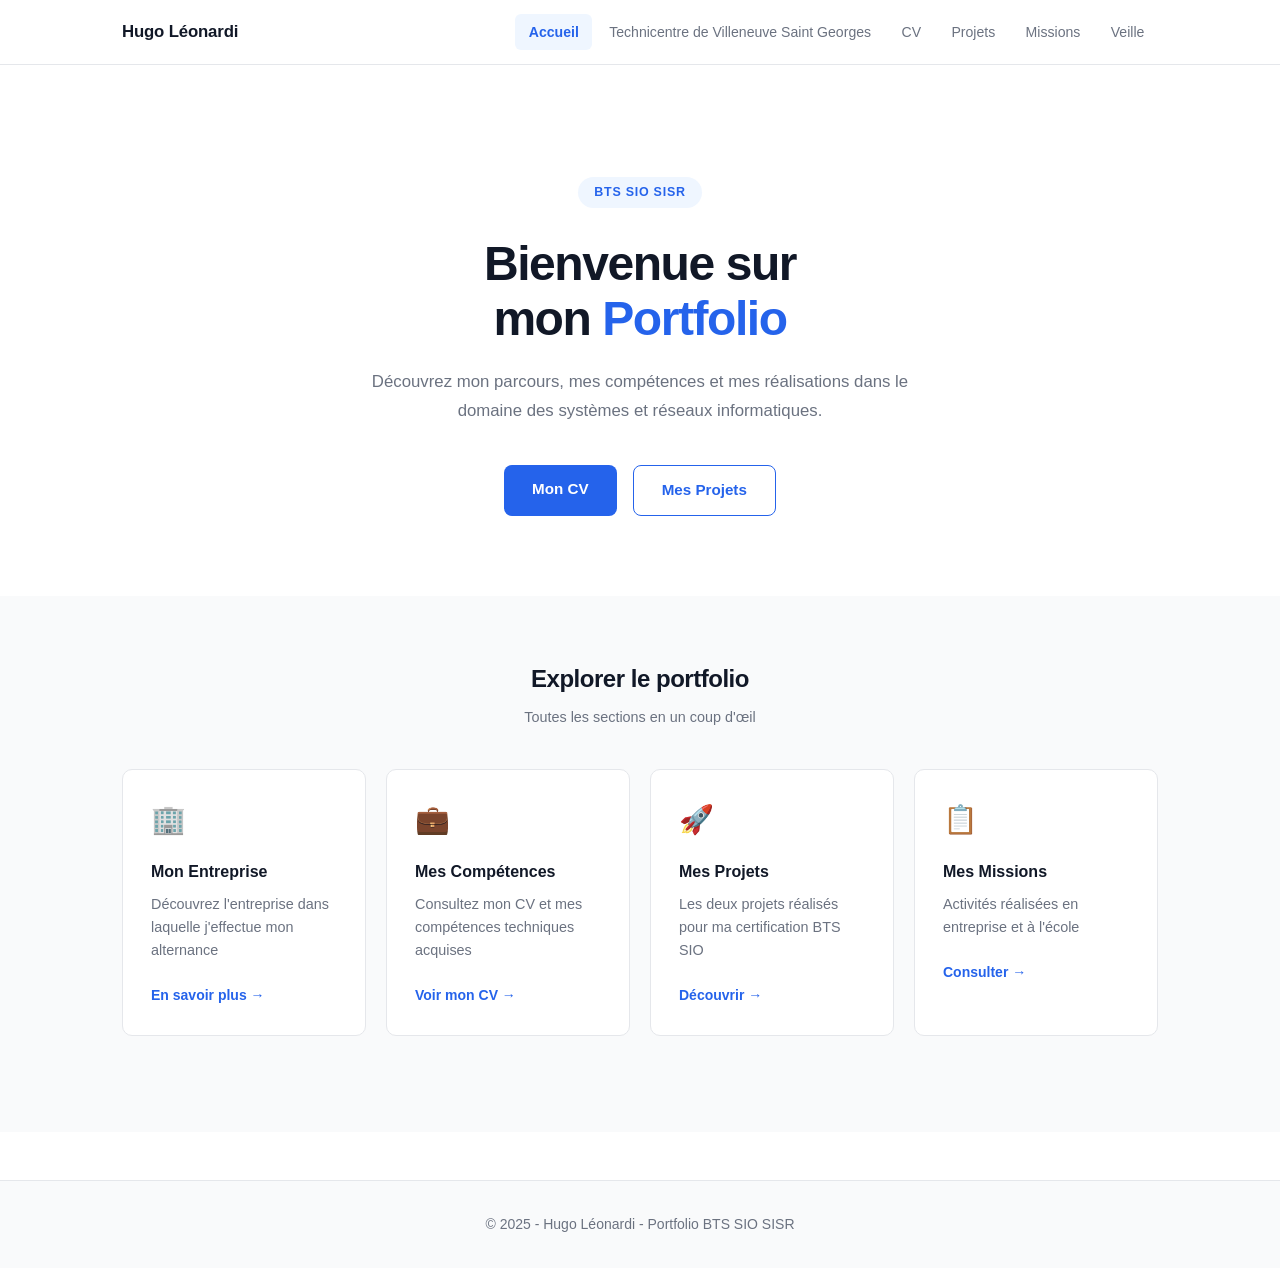
<file: index.html>
<!DOCTYPE html>
<html lang="fr">
<head>
    <meta charset="UTF-8">
    <meta name="viewport" content="width=device-width, initial-scale=1.0">
    <title>Portfolio - BTS SIO SISR</title>
    <link rel="stylesheet" href="style.css">
</head>
<body>
    <nav class="navbar">
        <div class="container">
            <div class="logo">Hugo Léonardi</div>
            <ul class="nav-menu">
                <li><a href="index.html" class="active">Accueil</a></li>
                <li><a href="entreprise.html">Technicentre de Villeneuve Saint Georges</a></li>
                <li><a href="cv.html">CV</a></li>
                <li><a href="projets.html">Projets</a></li>
                <li><a href="missions.html">Missions</a></li>
                <li><a href="veille.html">Veille</a></li>
            </ul>
        </div>
    </nav>

    <header class="hero">
        <div class="container">
            <div class="hero-content">
                <div class="hero-badge">BTS SIO SISR</div>
                <h1>Bienvenue sur<br>mon <span>Portfolio</span></h1>
                <p class="description">
                    Découvrez mon parcours, mes compétences et mes réalisations
                    dans le domaine des systèmes et réseaux informatiques.
                </p>
                <div class="cta-buttons">
                    <a href="cv.html" class="btn btn-primary">Mon CV</a>
                    <a href="projets.html" class="btn btn-secondary">Mes Projets</a>
                </div>
            </div>
        </div>
    </header>

    <section class="features">
        <div class="container">
            <h2 class="section-title">Explorer le portfolio</h2>
            <p class="section-subtitle">Toutes les sections en un coup d'œil</p>
            <div class="feature-grid">
                <div class="feature-card">
                    <div class="icon">🏢</div>
                    <h3>Mon Entreprise</h3>
                    <p>Découvrez l'entreprise dans laquelle j'effectue mon alternance</p>
                    <a href="entreprise.html" class="link">En savoir plus →</a>
                </div>
                <div class="feature-card">
                    <div class="icon">💼</div>
                    <h3>Mes Compétences</h3>
                    <p>Consultez mon CV et mes compétences techniques acquises</p>
                    <a href="cv.html" class="link">Voir mon CV →</a>
                </div>
                <div class="feature-card">
                    <div class="icon">🚀</div>
                    <h3>Mes Projets</h3>
                    <p>Les deux projets réalisés pour ma certification BTS SIO</p>
                    <a href="projets.html" class="link">Découvrir →</a>
                </div>
                <div class="feature-card">
                    <div class="icon">📋</div>
                    <h3>Mes Missions</h3>
                    <p>Activités réalisées en entreprise et à l'école</p>
                    <a href="missions.html" class="link">Consulter →</a>
                </div>
            </div>
        </div>
    </section>

    <footer class="footer">
        <div class="container">
            <p>&copy; 2025 - Hugo Léonardi - Portfolio BTS SIO SISR</p>
        </div>
    </footer>
</body>
</html>
</file>
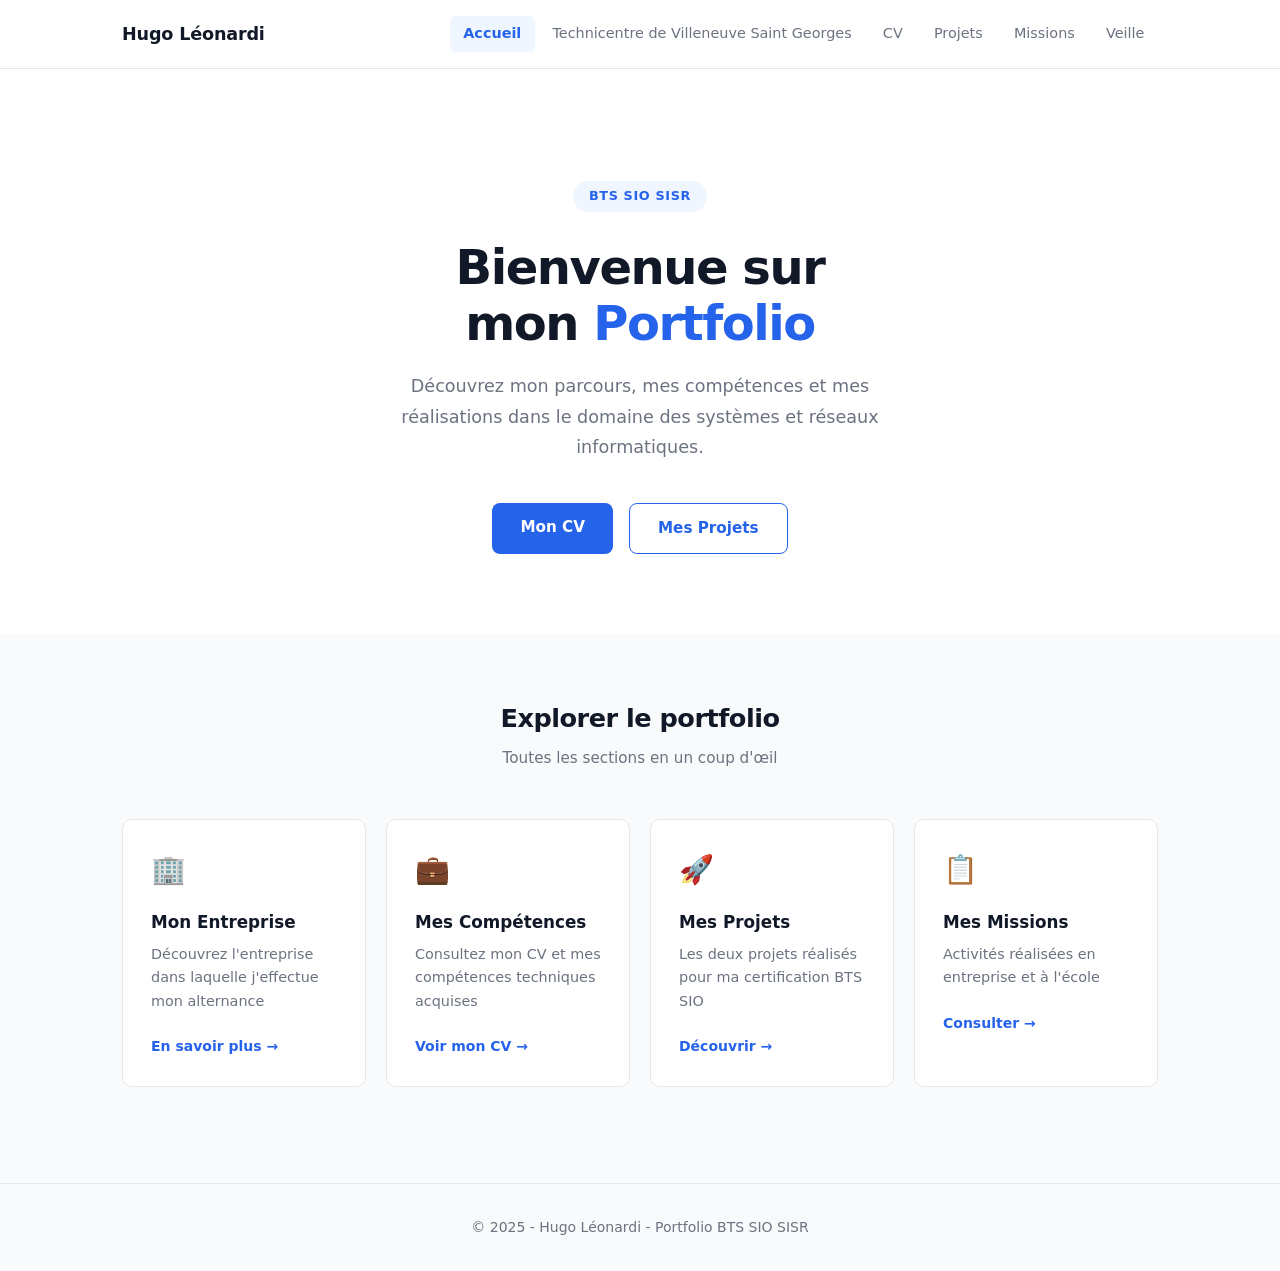
<file: index-preview.html>
<!DOCTYPE html>
<html lang="fr">
<head>
    <meta charset="UTF-8">
    <meta name="viewport" content="width=device-width, initial-scale=1.0">
    <title>Portfolio - BTS SIO SISR</title>
    <style>
        /* ===== RESET & BASE ===== */
        *, *::before, *::after { box-sizing: border-box; margin: 0; padding: 0; }

        :root {
            --blue:       #2563eb;
            --blue-dark:  #1e40af;
            --text:       #111827;
            --muted:      #6b7280;
            --border:     #e5e7eb;
            --bg:         #f9fafb;
            --white:      #ffffff;
        }

        body {
            font-family: 'Segoe UI', system-ui, sans-serif;
            background: var(--white);
            color: var(--text);
            line-height: 1.6;
        }

        a { text-decoration: none; color: inherit; }

        .container {
            max-width: 1100px;
            margin: 0 auto;
            padding: 0 2rem;
        }

        /* ===== NAVIGATION ===== */
        .navbar {
            position: sticky;
            top: 0;
            z-index: 100;
            background: var(--white);
            border-bottom: 1px solid var(--border);
        }

        .navbar .container {
            display: flex;
            align-items: center;
            justify-content: space-between;
            padding-top: 1rem;
            padding-bottom: 1rem;
        }

        .logo {
            font-size: 1.1rem;
            font-weight: 700;
            letter-spacing: -0.01em;
            color: var(--text);
        }

        .nav-menu {
            display: flex;
            list-style: none;
            gap: 0.25rem;
        }

        .nav-menu a {
            display: block;
            padding: 0.4rem 0.85rem;
            font-size: 0.9rem;
            font-weight: 500;
            color: var(--muted);
            border-radius: 6px;
            transition: color 0.15s, background 0.15s;
        }

        .nav-menu a:hover {
            color: var(--text);
            background: var(--bg);
        }

        .nav-menu a.active {
            color: var(--blue);
            background: #eff6ff;
            font-weight: 600;
        }

        /* ===== HERO ===== */
        .hero {
            padding: 7rem 0 5rem;
            text-align: center;
        }

        .hero-badge {
            display: inline-block;
            padding: 0.35rem 1rem;
            background: #eff6ff;
            color: var(--blue);
            font-size: 0.8rem;
            font-weight: 600;
            letter-spacing: 0.05em;
            text-transform: uppercase;
            border-radius: 999px;
            margin-bottom: 1.75rem;
        }

        .hero h1 {
            font-size: 3rem;
            font-weight: 800;
            letter-spacing: -0.03em;
            line-height: 1.15;
            color: var(--text);
            margin-bottom: 1.25rem;
        }

        .hero h1 span {
            color: var(--blue);
        }

        .hero .description {
            font-size: 1.1rem;
            color: var(--muted);
            max-width: 540px;
            margin: 0 auto 2.5rem;
            line-height: 1.75;
        }

        .cta-buttons {
            display: flex;
            gap: 1rem;
            justify-content: center;
            flex-wrap: wrap;
        }

        .btn {
            display: inline-block;
            padding: 0.75rem 1.75rem;
            font-size: 0.95rem;
            font-weight: 600;
            border-radius: 8px;
            transition: all 0.15s;
            cursor: pointer;
        }

        .btn-primary {
            background: var(--blue);
            color: var(--white);
        }

        .btn-primary:hover {
            background: var(--blue-dark);
        }

        .btn-outline {
            background: transparent;
            color: var(--blue);
            border: 1.5px solid var(--blue);
        }

        .btn-outline:hover {
            background: #eff6ff;
        }

        /* ===== DIVIDER ===== */
        .divider {
            width: 60px;
            height: 3px;
            background: var(--blue);
            border-radius: 2px;
            margin: 0 auto 2rem;
        }

        /* ===== FEATURE CARDS ===== */
        .features {
            padding: 4rem 0 6rem;
            background: var(--bg);
        }

        .section-title {
            text-align: center;
            margin-bottom: 0.5rem;
            font-size: 1.6rem;
            font-weight: 700;
            letter-spacing: -0.02em;
        }

        .section-subtitle {
            text-align: center;
            color: var(--muted);
            margin-bottom: 3rem;
            font-size: 0.95rem;
        }

        .feature-grid {
            display: grid;
            grid-template-columns: repeat(auto-fit, minmax(240px, 1fr));
            gap: 1.25rem;
        }

        .feature-card {
            background: var(--white);
            border: 1px solid var(--border);
            border-radius: 10px;
            padding: 1.75rem;
            transition: border-color 0.2s, box-shadow 0.2s;
        }

        .feature-card:hover {
            border-color: #93c5fd;
            box-shadow: 0 4px 20px rgba(37, 99, 235, 0.08);
        }

        .card-icon {
            font-size: 1.75rem;
            margin-bottom: 1rem;
        }

        .feature-card h3 {
            font-size: 1.05rem;
            font-weight: 700;
            margin-bottom: 0.5rem;
            color: var(--text);
        }

        .feature-card p {
            font-size: 0.9rem;
            color: var(--muted);
            margin-bottom: 1.25rem;
            line-height: 1.6;
        }

        .card-link {
            font-size: 0.875rem;
            font-weight: 600;
            color: var(--blue);
            display: inline-flex;
            align-items: center;
            gap: 0.3rem;
        }

        .card-link:hover { text-decoration: underline; }

        /* ===== FOOTER ===== */
        .footer {
            background: var(--bg);
            border-top: 1px solid var(--border);
            padding: 2rem 0;
            text-align: center;
            font-size: 0.875rem;
            color: var(--muted);
        }
    </style>
</head>
<body>

    <nav class="navbar">
        <div class="container">
            <div class="logo">Hugo Léonardi</div>
            <ul class="nav-menu">
                <li><a href="index.html" class="active">Accueil</a></li>
                <li><a href="entreprise.html">Technicentre de Villeneuve Saint Georges</a></li>
                <li><a href="cv.html">CV</a></li>
                <li><a href="projets.html">Projets</a></li>
                <li><a href="missions.html">Missions</a></li>
                <li><a href="veille.html">Veille</a></li>
            </ul>
        </div>
    </nav>

    <header class="hero">
        <div class="container">
            <div class="hero-badge">BTS SIO SISR</div>
            <h1>Bienvenue sur<br>mon <span>Portfolio</span></h1>
            <p class="description">
                Découvrez mon parcours, mes compétences et mes réalisations
                dans le domaine des systèmes et réseaux informatiques.
            </p>
            <div class="cta-buttons">
                <a href="cv.html" class="btn btn-primary">Mon CV</a>
                <a href="projets.html" class="btn btn-outline">Mes Projets</a>
            </div>
        </div>
    </header>

    <section class="features">
        <div class="container">
            <h2 class="section-title">Explorer le portfolio</h2>
            <p class="section-subtitle">Toutes les sections en un coup d'œil</p>
            <div class="feature-grid">
                <div class="feature-card">
                    <div class="card-icon">🏢</div>
                    <h3>Mon Entreprise</h3>
                    <p>Découvrez l'entreprise dans laquelle j'effectue mon alternance</p>
                    <a href="entreprise.html" class="card-link">En savoir plus →</a>
                </div>
                <div class="feature-card">
                    <div class="card-icon">💼</div>
                    <h3>Mes Compétences</h3>
                    <p>Consultez mon CV et mes compétences techniques acquises</p>
                    <a href="cv.html" class="card-link">Voir mon CV →</a>
                </div>
                <div class="feature-card">
                    <div class="card-icon">🚀</div>
                    <h3>Mes Projets</h3>
                    <p>Les deux projets réalisés pour ma certification BTS SIO</p>
                    <a href="projets.html" class="card-link">Découvrir →</a>
                </div>
                <div class="feature-card">
                    <div class="card-icon">📋</div>
                    <h3>Mes Missions</h3>
                    <p>Activités réalisées en entreprise et à l'école</p>
                    <a href="missions.html" class="card-link">Consulter →</a>
                </div>
            </div>
        </div>
    </section>

    <footer class="footer">
        <div class="container">
            <p>© 2025 - Hugo Léonardi - Portfolio BTS SIO SISR</p>
        </div>
    </footer>

</body>
</html>
</file>
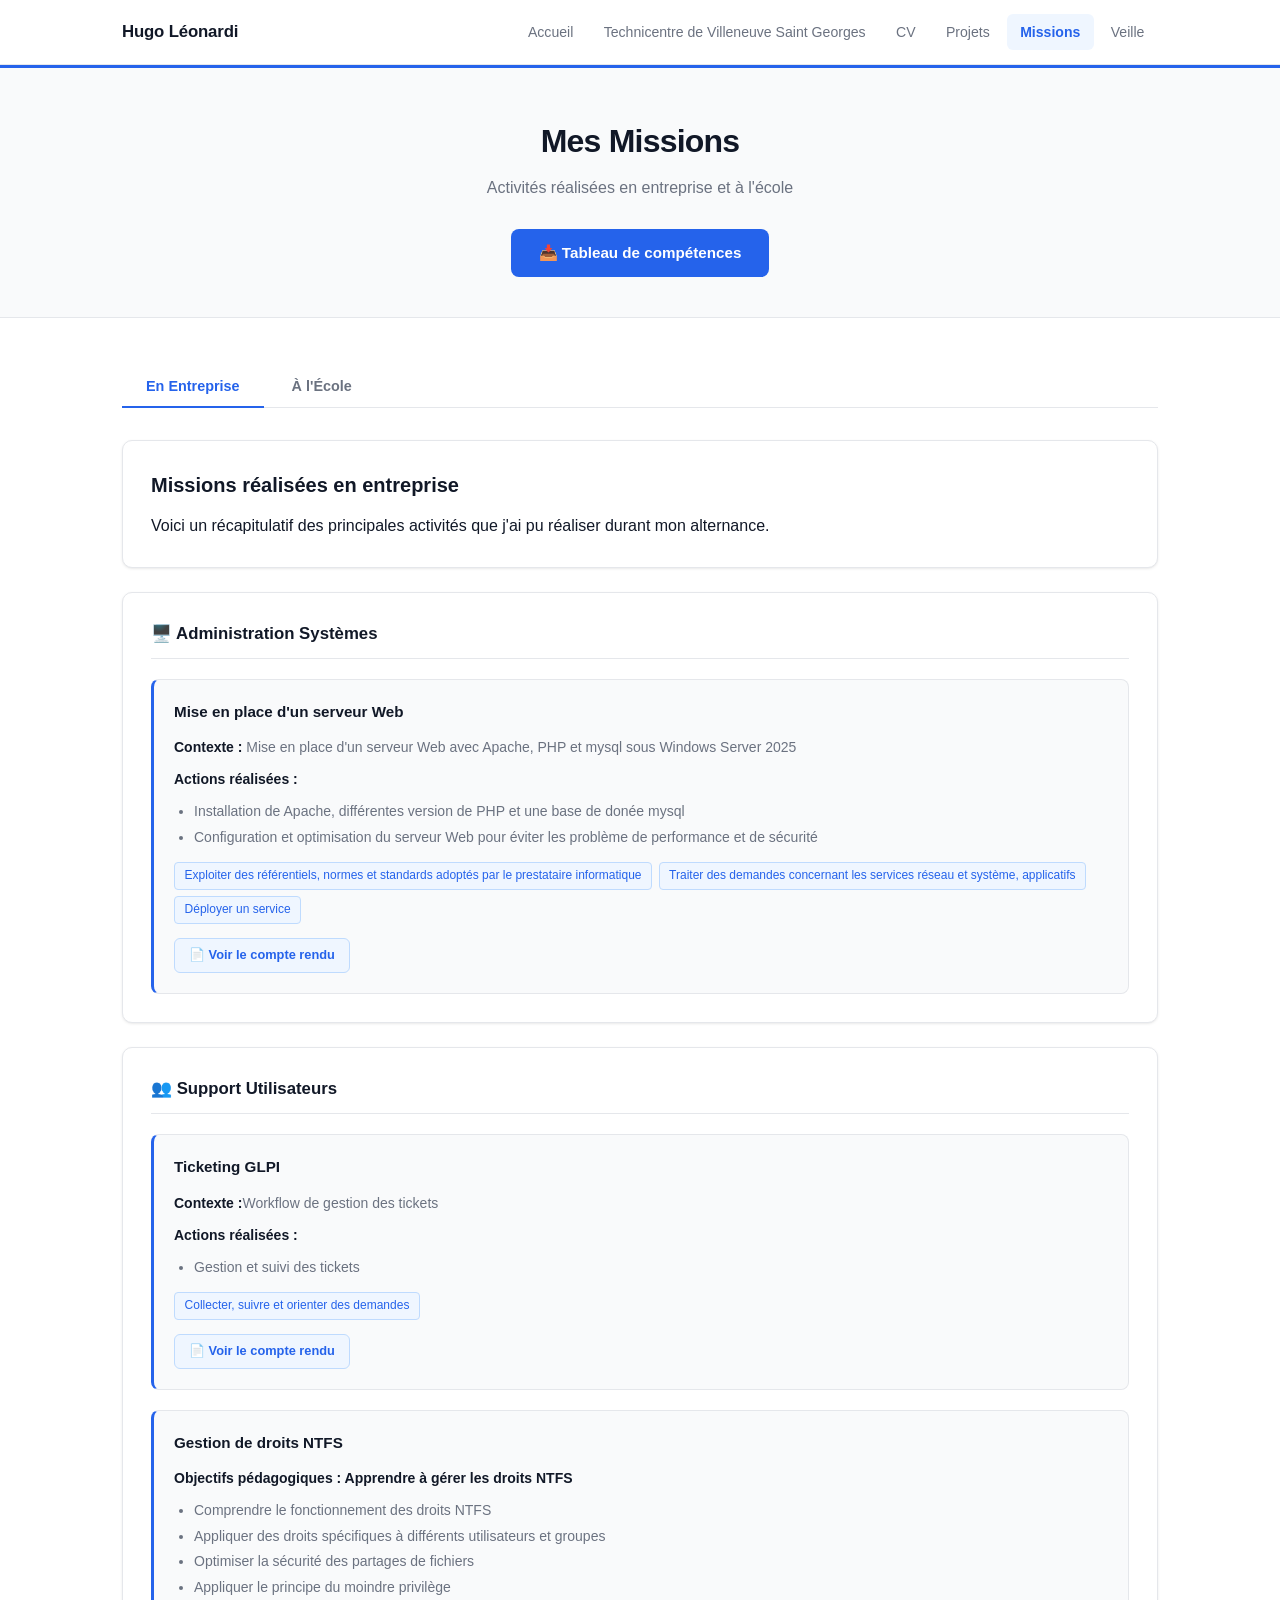
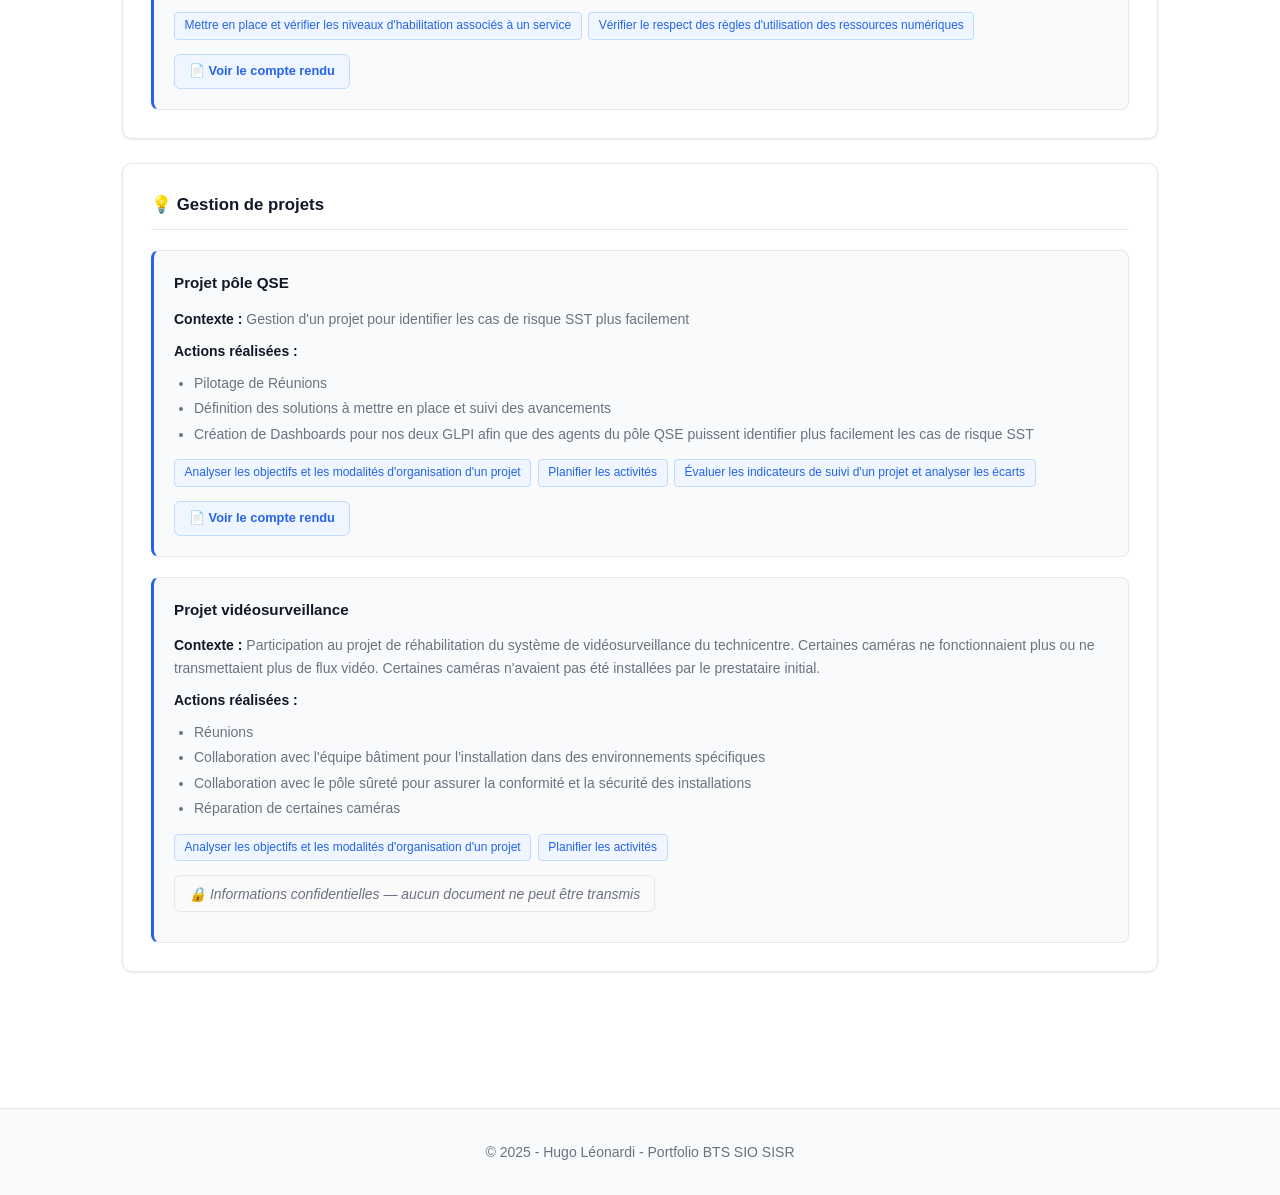
<file: missions.html>
<!DOCTYPE html>
<html lang="fr">
<head>
    <meta charset="UTF-8">
    <meta name="viewport" content="width=device-width, initial-scale=1.0">
    <title>Mes Missions - Portfolio BTS SIO SISR</title>
    <link rel="stylesheet" href="style.css">
</head>
<body>
    <nav class="navbar">
        <div class="container">
            <div class="logo">Hugo Léonardi</div>
            <ul class="nav-menu">
                <li><a href="index.html">Accueil</a></li>
                <li><a href="entreprise.html">Technicentre de Villeneuve Saint Georges</a></li>
                <li><a href="cv.html">CV</a></li>
                <li><a href="projets.html">Projets</a></li>
                <li><a href="missions.html" class="active">Missions</a></li>
                <li><a href="veille.html">Veille</a></li>
            </ul>
        </div>
    </nav>

    <section class="page-header">
        <div class="container">
            <h1>Mes Missions</h1>
            <p>Activités réalisées en entreprise et à l'école</p>
            <a href="docs/Tableau de compétence BTS SIO SISR Hugo Léonardi.xlsx" class="btn btn-primary" download>📥 Tableau de compétences</a>
        </div>
    </section>

    <section class="content-section">
        <div class="container">
            <!-- Onglets pour séparer entreprise et école -->
            <div class="tabs">
                <button class="tab-button active" onclick="showTab('entreprise')">
                    En Entreprise
                </button>
                <button class="tab-button" onclick="showTab('ecole')">
                    À l'École
                </button>
            </div>

            <!-- Missions en entreprise -->
            <div id="entreprise" class="tab-content active">
                <div class="missions-intro">
                    <h2>Missions réalisées en entreprise</h2>
                    <p>
                        Voici un récapitulatif des principales activités que j'ai pu
                        réaliser durant mon alternance.
                    </p>
                </div>

                <div class="mission-category">
                    <h3>🖥️ Administration Systèmes</h3>
                    <div class="mission-list">

                        <div class="mission-item">
                            <h4>Mise en place d'un serveur Web</h4>
                            <p><strong>Contexte :</strong> Mise en place d'un serveur Web avec Apache, PHP et mysql sous Windows Server 2025 </p>
                            <p><strong>Actions réalisées :</strong></p>
                            <ul>
                                <li>Installation de Apache, différentes version de PHP et une base de donée mysql</li>
                                <li>Configuration et optimisation du serveur Web pour éviter les problème de performance et de sécurité</li>
                            </ul>
                            <div class="mission-tags">
                                <span class="tag-small">Exploiter des référentiels, normes et standards adoptés par le prestataire informatique</span>
                                <span class="tag-small">Traiter des demandes concernant les services réseau et système, applicatifs</span>
                                <span class="tag-small">Déployer un service</span>
                            </div>
                            <a href="docs/serveur-web.pdf" class="btn-compte-rendu" target="_blank">
                                📄 Voir le compte rendu
                            </a>
                        </div>

                    </div>
                </div>

                <div class="mission-category">
                    <h3>👥 Support Utilisateurs</h3>
                    <div class="mission-list">
                        <div class="mission-item">
                            <h4>Ticketing GLPI</h4>
                            <p><strong>Contexte :</strong>Workflow de gestion des tickets</p>
                            <p><strong>Actions réalisées :</strong></p>
                            <ul>
                                <li>Gestion et suivi des tickets</li>
                            </ul>
                            <div class="mission-tags">
                                <span class="tag-small">Collecter, suivre et orienter des demandes</span>
                            </div>
                            <a href="docs/fiche mission E5 - Workflow Ticketing GLPI.pdf" class="btn-compte-rendu" target="_blank">
                                📄 Voir le compte rendu
                            </a>
                        </div>

                        <div class="mission-item">
                            <h4>Gestion de droits NTFS</h4>
                            <p><strong>Objectifs pédagogiques : Apprendre à gérer les droits NTFS</strong></p>
                            <ul>
                                <li>Comprendre le fonctionnement des droits NTFS</li>
                                <li>Appliquer des droits spécifiques à différents utilisateurs et groupes</li>
                                <li>Optimiser la sécurité des partages de fichiers</li>
                                <li>Appliquer le principe du moindre privilège</li>
                            </ul>
                            <div class="mission-tags">
                                <span class="tag-small">Mettre en place et vérifier les niveaux d'habilitation associés à un service</span>
                                <span class="tag-small">Vérifier le respect des règles d'utilisation des ressources numériques</span>
                            </div>
                            <a href="docs/fiche mission E5 - Droits NTFS.pdf" class="btn-compte-rendu" target="_blank">
                                📄 Voir le compte rendu
                            </a>
                        </div>

                    </div>
                </div>

                <div class="mission-category">
                    <h3>💡 Gestion de projets</h3>
                    <div class="mission-list">
                        <div class="mission-item">
                            <h4>Projet pôle QSE</h4>
                            <p><strong>Contexte :</strong> Gestion d'un projet pour identifier les cas de risque SST plus facilement</p>
                            <p><strong>Actions réalisées :</strong></p>
                            <ul>
                                <li>Pilotage de Réunions</li>
                                <li>Définition des solutions à mettre en place et suivi des avancements</li>
                                <li>Création de Dashboards pour nos deux GLPI afin que des agents du pôle QSE puissent identifier plus facilement les cas de risque SST</li>
                            </ul>
                            <div class="mission-tags">
                                <span class="tag-small">Analyser les objectifs et les modalités d'organisation d'un projet</span>
                                <span class="tag-small">Planifier les activités</span>
                                <span class="tag-small">Évaluer les indicateurs de suivi d'un projet et analyser les écarts</span>
                            </div>
                            <a href="docs/Projet_QSE.pdf" class="btn-compte-rendu" target="_blank">📄 Voir le compte rendu</a>
                        </div>

                        <div class="mission-item">
                            <h4>Projet vidéosurveillance</h4>
                            <p><strong>Contexte :</strong> Participation au projet de réhabilitation du système de vidéosurveillance du technicentre. Certaines caméras ne fonctionnaient plus ou ne transmettaient plus de flux vidéo. Certaines caméras n'avaient pas été installées par le prestataire initial. </p>
                            <p><strong>Actions réalisées :</strong></p>
                            <ul>
                                <li>Réunions</li>
                                <li>Collaboration avec l'équipe bâtiment pour l'installation dans des environnements spécifiques</li>
                                <li>Collaboration avec le pôle sûreté pour assurer la conformité et la sécurité des installations</li>
                                <li>Réparation de certaines caméras</li>
                            </ul>
                            <div class="mission-tags">
                                <span class="tag-small">Analyser les objectifs et les modalités d'organisation d'un projet</span>
                                <span class="tag-small">Planifier les activités</span>
                            </div>
                            <p class="mission-confidential">🔒 Informations confidentielles — aucun document ne peut être transmis</p>
                        </div>

                    </div>
                </div>
            </div>

            <!-- Missions à l'école -->
            <div id="ecole" class="tab-content">
                <div class="missions-intro">
                    <h2>Activités réalisées à l'école</h2>
                    <p>
                        Travaux pratiques et projets réalisés dans le cadre de ma formation.
                    </p>
                </div>

                <div class="mission-category">
                    <h3>🔬 Travaux Pratiques</h3>
                    <div class="mission-list">
                        <div class="mission-item">
                            <h4>Installation classique d'un Serveur Windows (2019)</h4>
                            <p><strong>Objectifs pédagogiques : </strong></p>
                            <ul>
                                <li>Installer un OS (Windows Server 2019)</li>
                                <li>Mettre en place un DNS, AD DS et DHCP</li>
                                <li>Liaison d'un windows client pour tests</li>
                            </ul>
                            <div class="mission-tags">
                                <span class="tag-small">Traiter des demandes concernant les services réseau et système, applicatifs</span>
                                <span class="tag-small">Réaliser les tests d'intégration et d'acceptation d'un service</span>
                                <span class="tag-small">Déployer un service</span>
                            </div>
                            <a href="docs/ecole-serveur-windows.pdf" class="btn-compte-rendu" target="_blank">📄 Voir le compte rendu</a>
                        </div>

                        <div class="mission-item">
                            <h4>Mise en place d'un serveur NFS et Réplication DFS</h4>
                            <p><strong>Objectifs pédagogiques : Mettre en place un serveur NFS et configurer la réplication DFS</strong></p>
                            <ul>
                                <li>Création d'un serveur de partage NFS</li>
                                <li>Création d'un serveur redondant via DFS</li>
                                <li>Application de droit NTFS</li>
                            </ul>
                            <div class="mission-tags">
                                <span class="tag-small">Vérifier les conditions de la continuité d'un service informatique</span>
                                <span class="tag-small">Gérer des sauvegardes</span>
                                <span class="tag-small">Traiter des demandes concernant les services réseau et système, applicatifs</span>
                            </div>
                            <a href="docs/fiche mission E5 - Mise en place DFS - GPO - AGDLP.pdf" class="btn-compte-rendu" target="_blank">
                                📄 Voir le compte rendu
                            </a>
                        </div>

                        <div class="mission-item">
                            <h4>Mise en place de GPO</h4>
                            <p><strong>Objectifs pédagogiques : Mettre en place des GPO pour certains employés uniquement. Mise en place de GPO pour empêcher l'accès au panneau de configuration et faire apparaitre le raccourcis de partage NFS pour le bon pôle de chaque utilisateur.</strong></p>
                            <ul>
                                <li>Prise en main de l'outil de gestion des stratégies de groupe (GPO)</li>
                                <li>Interdictions des GPO pour certains utilisateurs</li>
                                <li>Configuration des raccourcis de partage NFS spécifiques par pôle</li>
                            </ul>
                            <div class="mission-tags">
                                <span class="tag-small">Mettre en place et vérifier les niveaux d'habilitation associés à un service</span>
                                <span class="tag-small">Vérifier le respect des règles d'utilisation des ressources numériques</span>
                            </div>
                            <a href="docs/fiche mission E5 - Mise en place DFS - GPO - AGDLP.pdf" class="btn-compte-rendu" target="_blank">📄 Voir le compte rendu</a>
                        </div>

                        <div class="mission-item">
                            <h4>Installation de Zabbix</h4>
                            <p><strong>Objectifs pédagogiques : Mettre en place un système de surveillance et de gestion des performances</strong></p>
                            <ul>
                                <li>Installation et configuration de Zabbix</li>
                                <li>Surveillance des ressources système</li>
                            </ul>
                            <div class="mission-tags">
                                <span class="tag-small">Vérifier les conditions de la continuité d'un service informatique</span>
                                <span class="tag-small">Traiter des demandes concernant les services réseau et système, applicatifs</span>
                            </div>
                            <a href="docs/fiche mission E5 - Installation de zabbix.pdf" class="btn-compte-rendu" target="_blank">📄 Voir le compte rendu</a>
                        </div>
                    </div>
                </div>

                <div class="mission-category">
                    <h3>☁️ Projets Cloud & Infrastructure</h3>
                    <div class="mission-list">

                        <div class="mission-item">
                            <h4>Infrastructure 3-Tiers Nextcloud sur AWS (Terraform)</h4>
                            <p><strong>Contexte :</strong> Déploiement entièrement automatisé d'une infrastructure AWS pour héberger Nextcloud, suivant une approche Infrastructure as Code avec Terraform.</p>
                            <p><strong>Actions réalisées :</strong></p>
                            <ul>
                                <li>Conception d'une architecture 3-tiers : EC2 (Apache/Nextcloud), RDS MySQL 8.0, S3 — région AWS eu-west-3</li>
                                <li>Provisionnement automatisé en une commande (<code>terraform apply</code>)</li>
                                <li>Sécurité intégrée : isolation VPC, Security Groups au moindre privilège, IAM Role sans credentials stockés, chiffrement S3 AES-256</li>
                                <li>Installation automatique de Nextcloud via script <code>userdata.sh</code> injecté par Terraform</li>
                            </ul>
                            <div class="mission-tags">
                                <span class="tag-small">Déployer un service</span>
                                <span class="tag-small">Exploiter des référentiels, normes et standards adoptés par le prestataire informatique</span>
                                <span class="tag-small">Vérifier les conditions de la continuité d'un service informatique</span>
                            </div>
                            <a href="https://hugoleonardi.github.io/PortfolioDevOpsCloud/projects/nextcloud-terraform.html" class="btn-compte-rendu" target="_blank">📄 Voir le projet</a>
                        </div>

                        <div class="mission-item">
                            <h4>Serveur LLM Self-Hosted (Docker Compose + Authelia + Caddy)</h4>
                            <p><strong>Contexte :</strong> Déploiement d'une stack complète pour faire tourner des modèles de langage en local, avec interface web, reverse proxy HTTPS, SSO et VPN — sur machine physique Ubuntu 24.04.</p>
                            <p><strong>Actions réalisées :</strong></p>
                            <ul>
                                <li>Orchestration de 7 services via Docker Compose : Open WebUI, Ollama, Nextcloud, Caddy, Authelia, MariaDB, Redis</li>
                                <li>Reverse proxy HTTPS automatique avec Caddy et Let's Encrypt</li>
                                <li>Authentification centralisée SSO avec Authelia (forward_auth, hash bcrypt)</li>
                                <li>Accès distant sécurisé via VPN WireGuard</li>
                                <li>Déploiement entièrement automatisé via script <code>setup.sh</code></li>
                            </ul>
                            <div class="mission-tags">
                                <span class="tag-small">Déployer un service</span>
                                <span class="tag-small">Mettre en place et vérifier les niveaux d'habilitation associés à un service</span>
                                <span class="tag-small">Vérifier les conditions de la continuité d'un service informatique</span>
                            </div>
                            <a href="https://hugoleonardi.github.io/PortfolioDevOpsCloud/projects/llm-server.html" class="btn-compte-rendu" target="_blank">📄 Voir le projet</a>
                        </div>

                    </div>
                </div>

                <div class="mission-category">
                    <h3>🏆 Certifications et Formations</h3>
                    <div class="mission-list">
                        <div class="mission-item">
                            <h4>Formations suivies</h4>
                            <ul>
                                <li>Formation Udemy - Administration DevOps</li>
                                <li>A venir...</li>
                            </ul>
                        </div>
                    </div>
                </div>
            </div>
        </div>
    </section>

    <footer class="footer">
        <div class="container">
            <p>&copy; 2025 - Hugo Léonardi - Portfolio BTS SIO SISR</p>
        </div>
    </footer>

    <script>
        function showTab(tabName) {
            // Cacher tous les contenus
            const contents = document.querySelectorAll('.tab-content');
            contents.forEach(content => {
                content.classList.remove('active');
            });

            // Désactiver tous les boutons
            const buttons = document.querySelectorAll('.tab-button');
            buttons.forEach(button => {
                button.classList.remove('active');
            });

            // Afficher le contenu sélectionné
            document.getElementById(tabName).classList.add('active');
            event.target.classList.add('active');
        }
    </script>
</body>
</html>
</file>
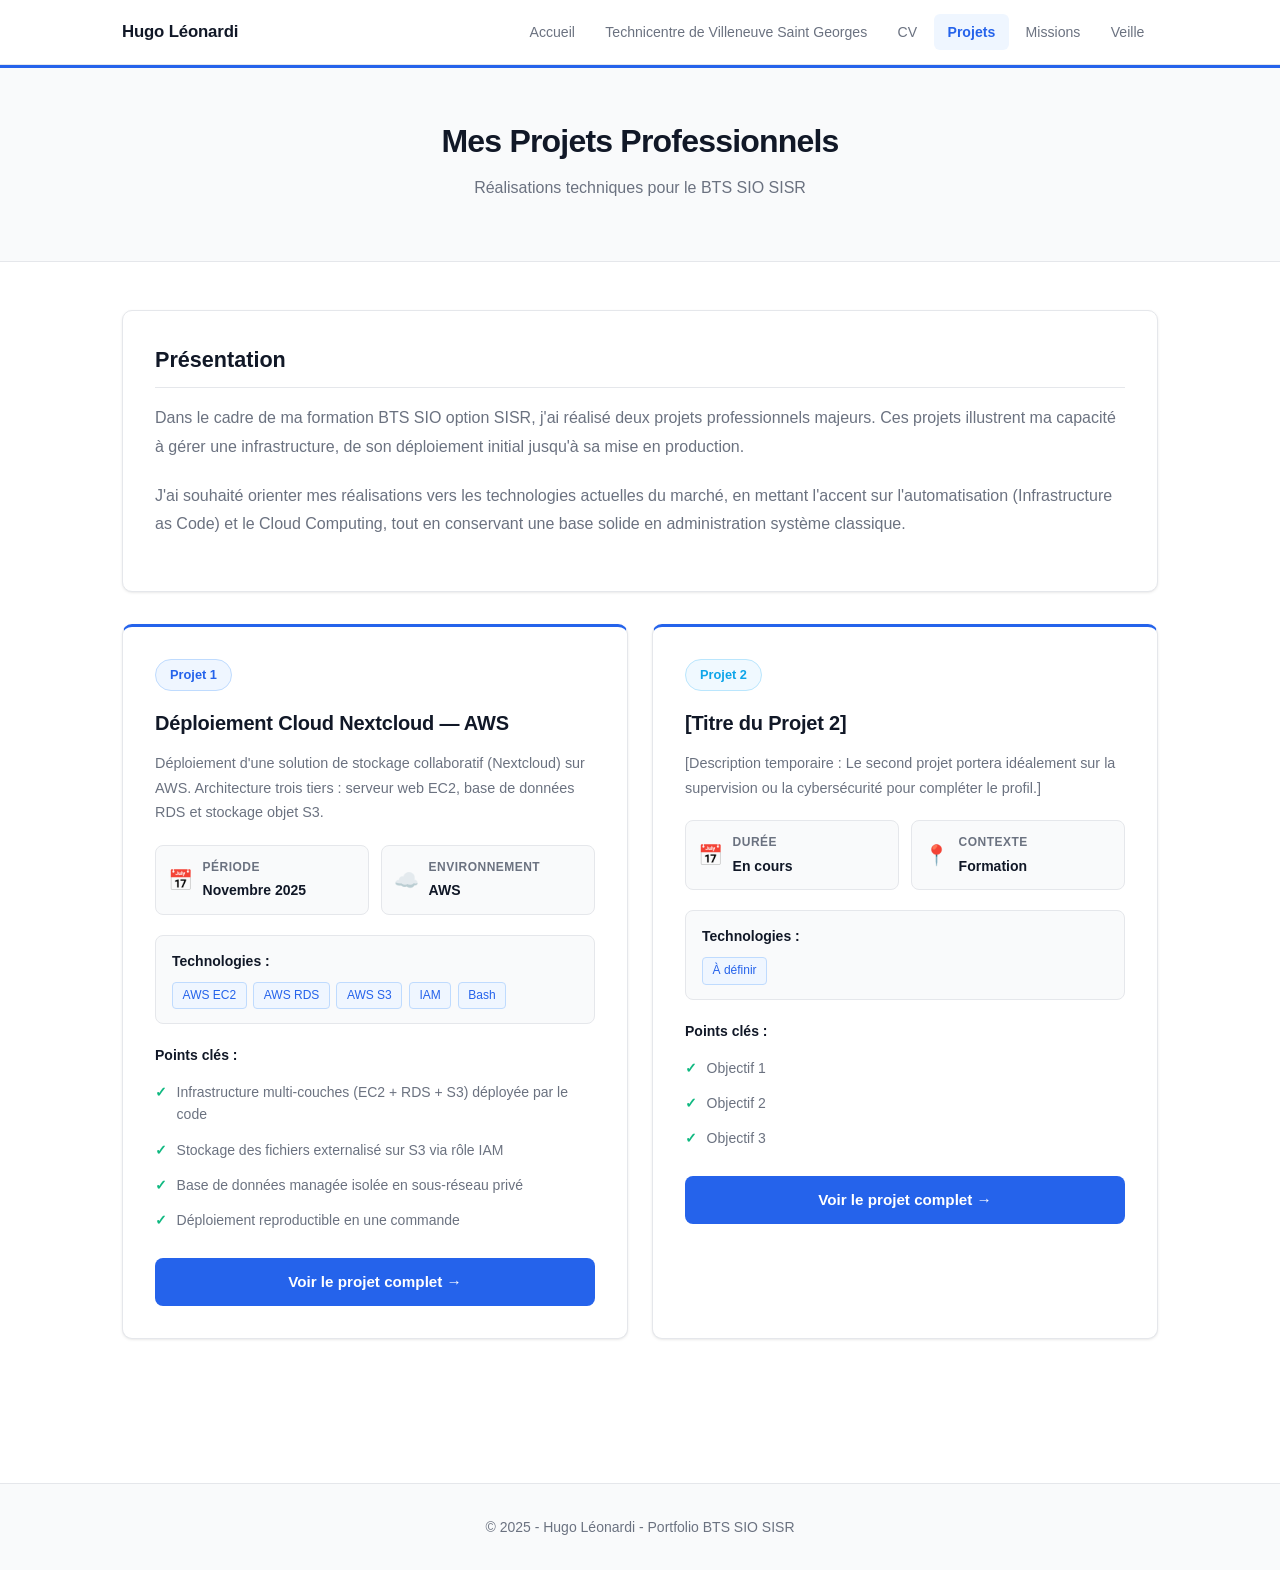
<file: projets.html>
<!DOCTYPE html>
<html lang="fr">
<head>
    <meta charset="UTF-8">
    <meta name="viewport" content="width=device-width, initial-scale=1.0">
    <title>Mes Projets - Portfolio Hugo Léonardi</title>
    <link rel="stylesheet" href="style.css">
</head>
    <body>
        <nav class="navbar">
        <div class="container">
            <div class="logo">Hugo Léonardi</div>
            <ul class="nav-menu">
                <li><a href="index.html">Accueil</a></li>
                <li><a href="entreprise.html">Technicentre de Villeneuve Saint Georges</a></li>
                <li><a href="cv.html">CV</a></li>
                <li><a href="projets.html" class="active">Projets</a></li>
                <li><a href="missions.html">Missions</a></li>
                <li><a href="veille.html">Veille</a></li> 
            </ul>
        </div>
    </nav>

    <section class="page-header">
        <div class="container">
            <h1>Mes Projets Professionnels</h1>
            <p>Réalisations techniques pour le BTS SIO SISR</p>
        </div>
    </section>

    <section class="content-section">
        <div class="container">
            <div class="projects-intro">
                <h2>Présentation</h2>
                <p class="text-block">
                    Dans le cadre de ma formation BTS SIO option SISR, j'ai réalisé deux projets 
                    professionnels majeurs. Ces projets illustrent ma capacité à gérer une infrastructure, 
                    de son déploiement initial jusqu'à sa mise en production.
                </p>
                <p class="text-block">
                    J'ai souhaité orienter mes réalisations vers les technologies actuelles du marché, 
                    en mettant l'accent sur l'automatisation (Infrastructure as Code) et le Cloud Computing, 
                    tout en conservant une base solide en administration système classique.
                </p>
            </div>

            <!-- Liste des projets -->
            <div class="projects-grid">

                <!-- Carte Projet 1 -->
                <div class="project-summary-card">
                    <div class="project-number">Projet 1</div>
                    <h3>Déploiement Cloud Nextcloud — AWS</h3>
                    <p class="project-summary">
                        Déploiement d'une solution de stockage collaboratif (Nextcloud) 
                        sur AWS. Architecture trois tiers : serveur web EC2, 
                        base de données RDS et stockage objet S3.
                    </p>

                    <div class="project-meta-summary">
                        <div class="meta-badge">
                            <span class="icon">📅</span>
                            <div>
                                <strong>Période</strong>
                                <p>Novembre 2025</p>
                            </div>
                        </div>
                        <div class="meta-badge">
                            <span class="icon">☁️</span>
                            <div>
                                <strong>Environnement</strong>
                                <p>AWS</p>
                            </div>
                        </div>
                    </div>

                    <div class="project-tech-preview">
                        <strong>Technologies :</strong>
                        <div class="tech-tags-small">
                            <span class="tag-small">AWS EC2</span>
                            <span class="tag-small">AWS RDS</span>
                            <span class="tag-small">AWS S3</span>
                            <span class="tag-small">IAM</span>
                            <span class="tag-small">Bash</span>
                        </div>
                    </div>

                    <div class="project-highlights">
                        <h4>Points clés :</h4>
                        <ul>
                            <li>Infrastructure multi-couches (EC2 + RDS + S3) déployée par le code</li>
                            <li>Stockage des fichiers externalisé sur S3 via rôle IAM</li>
                            <li>Base de données managée isolée en sous-réseau privé</li>
                            <li>Déploiement reproductible en une commande</li>
                        </ul>
                    </div>


                    <a href="projet1.html" class="btn btn-primary btn-full">
                        Voir le projet complet →
                    </a>
                </div>

                <!-- Carte Projet 2 (À remplir plus tard) -->
                <div class="project-summary-card">
                    <div class="project-number projet-2">Projet 2</div>
                    <h3>[Titre du Projet 2]</h3>
                    <p class="project-summary">
                        [Description temporaire : Le second projet portera idéalement sur la supervision ou la cybersécurité pour compléter le profil.]
                    </p>

                    <div class="project-meta-summary">
                        <div class="meta-badge">
                            <span class="icon">📅</span>
                            <div>
                                <strong>Durée</strong>
                                <p>En cours</p>
                            </div>
                        </div>
                        <div class="meta-badge">
                            <span class="icon">📍</span>
                            <div>
                                <strong>Contexte</strong>
                                <p>Formation</p>
                            </div>
                        </div>
                    </div>

                    <div class="project-tech-preview">
                        <strong>Technologies :</strong>
                        <div class="tech-tags-small">
                            <span class="tag-small">À définir</span>
                        </div>
                    </div>

                    <div class="project-highlights">
                        <h4>Points clés :</h4>
                        <ul>
                            <li>Objectif 1</li>
                            <li>Objectif 2</li>
                            <li>Objectif 3</li>
                        </ul>
                    </div>

                    <a href="projet2.html" class="btn btn-primary btn-full">
                        Voir le projet complet →
                    </a>
                </div>

            </div>

        </div>
    </section>

    <footer class="footer">
        <div class="container">
            <p>&copy; 2025 - Hugo Léonardi - Portfolio BTS SIO SISR</p>
        </div>
    </footer>
</body>
</html>
</file>
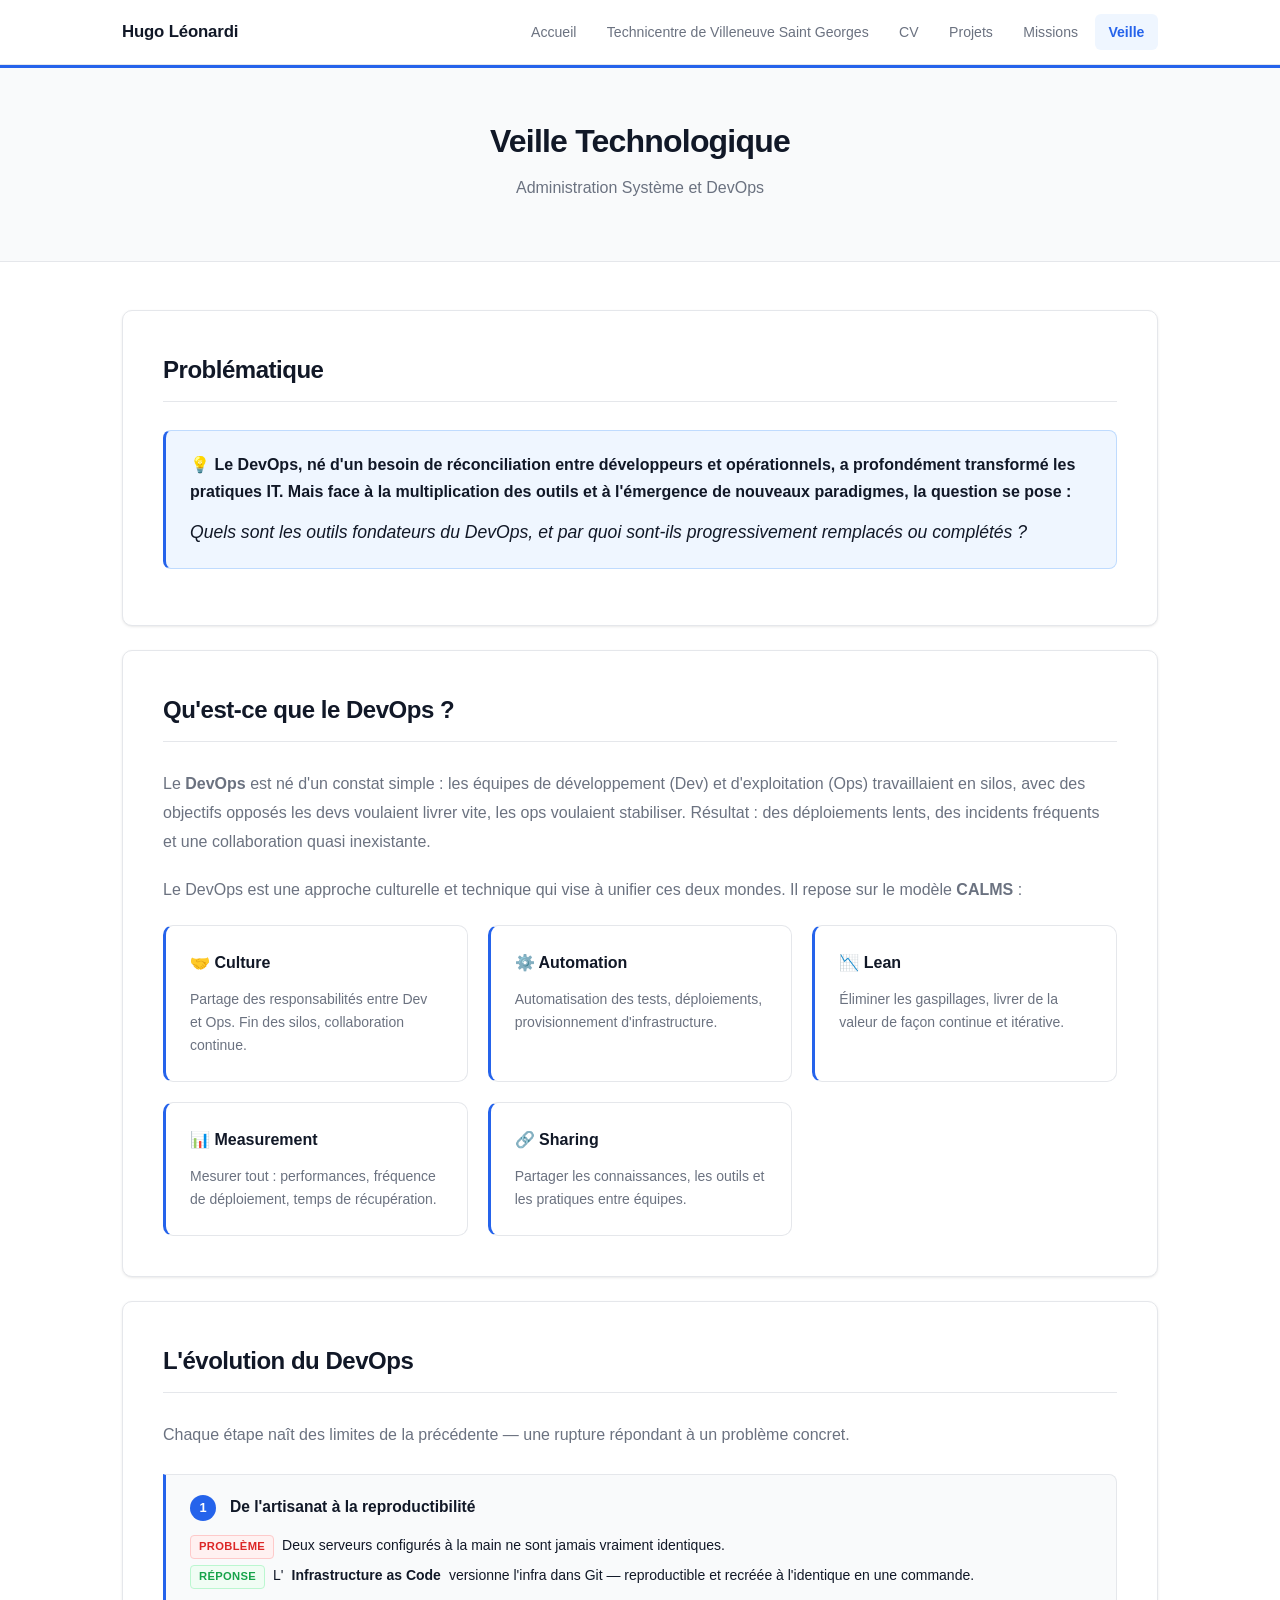
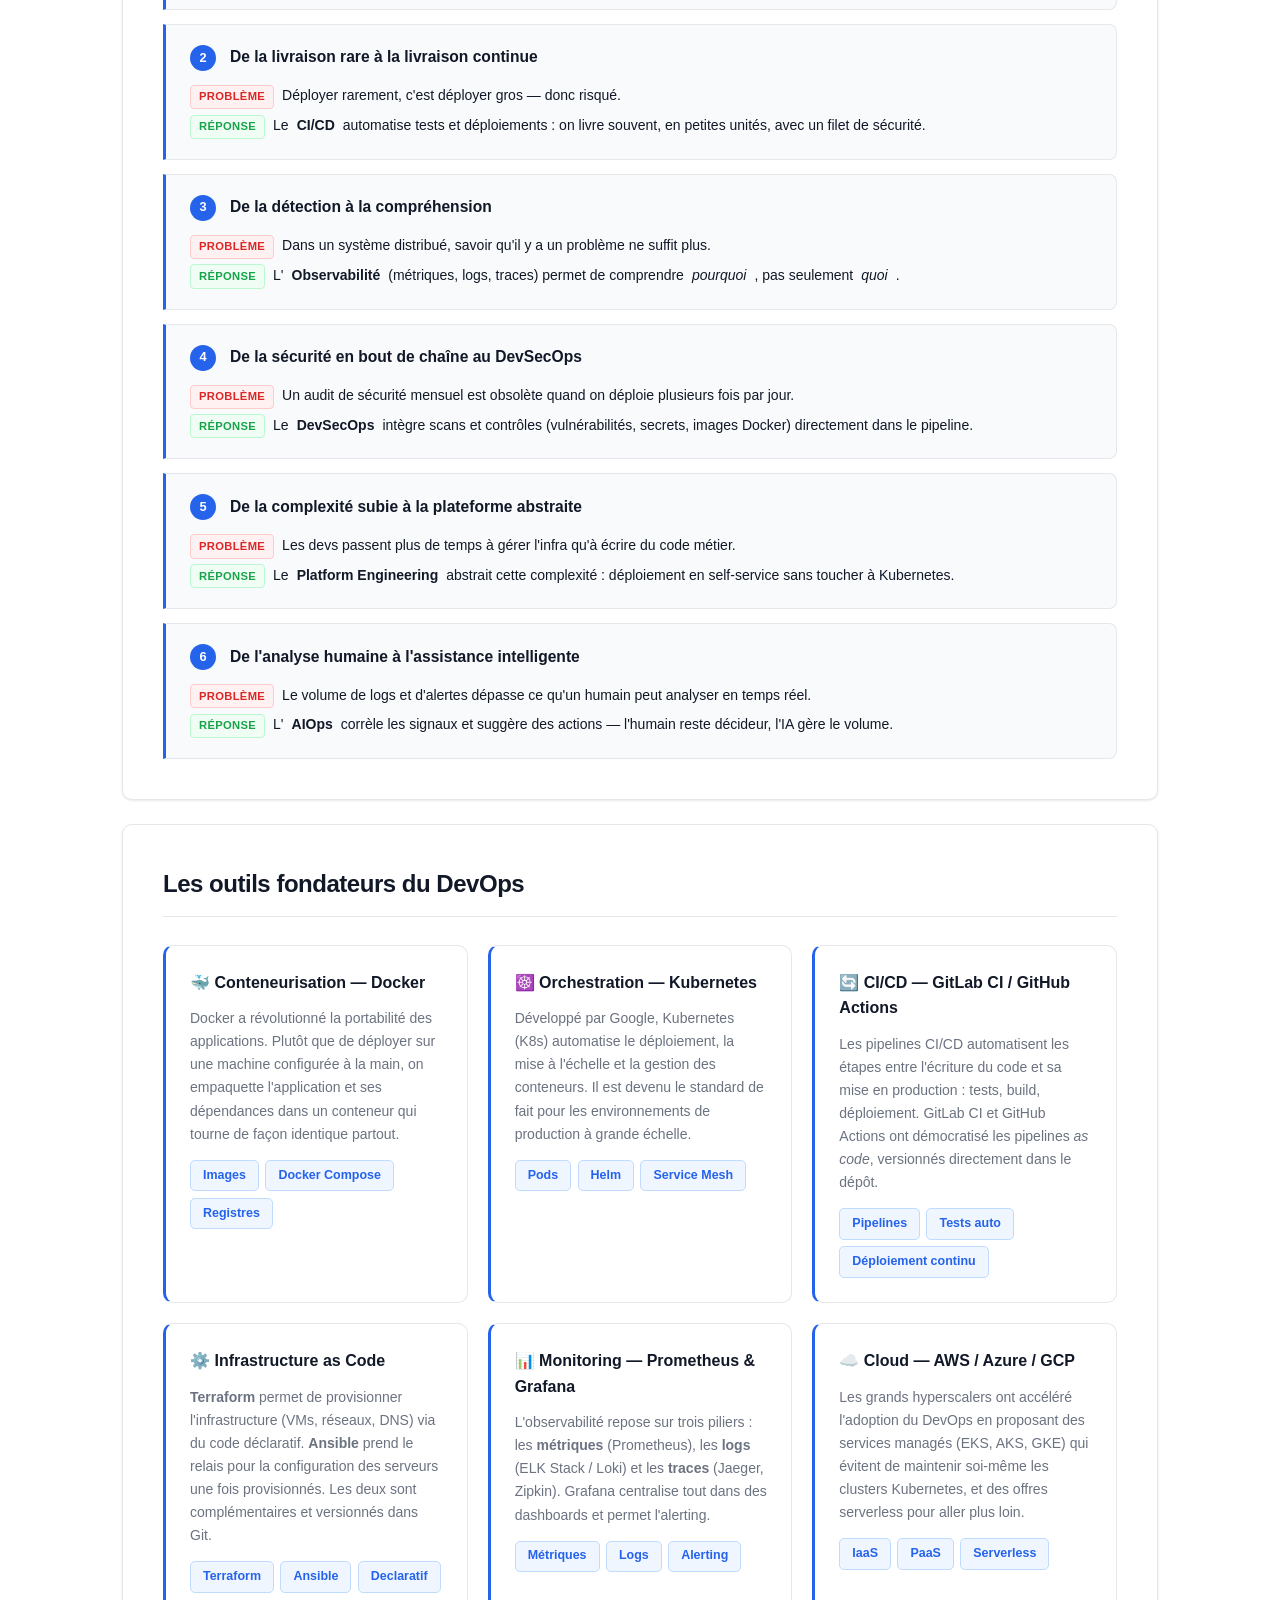
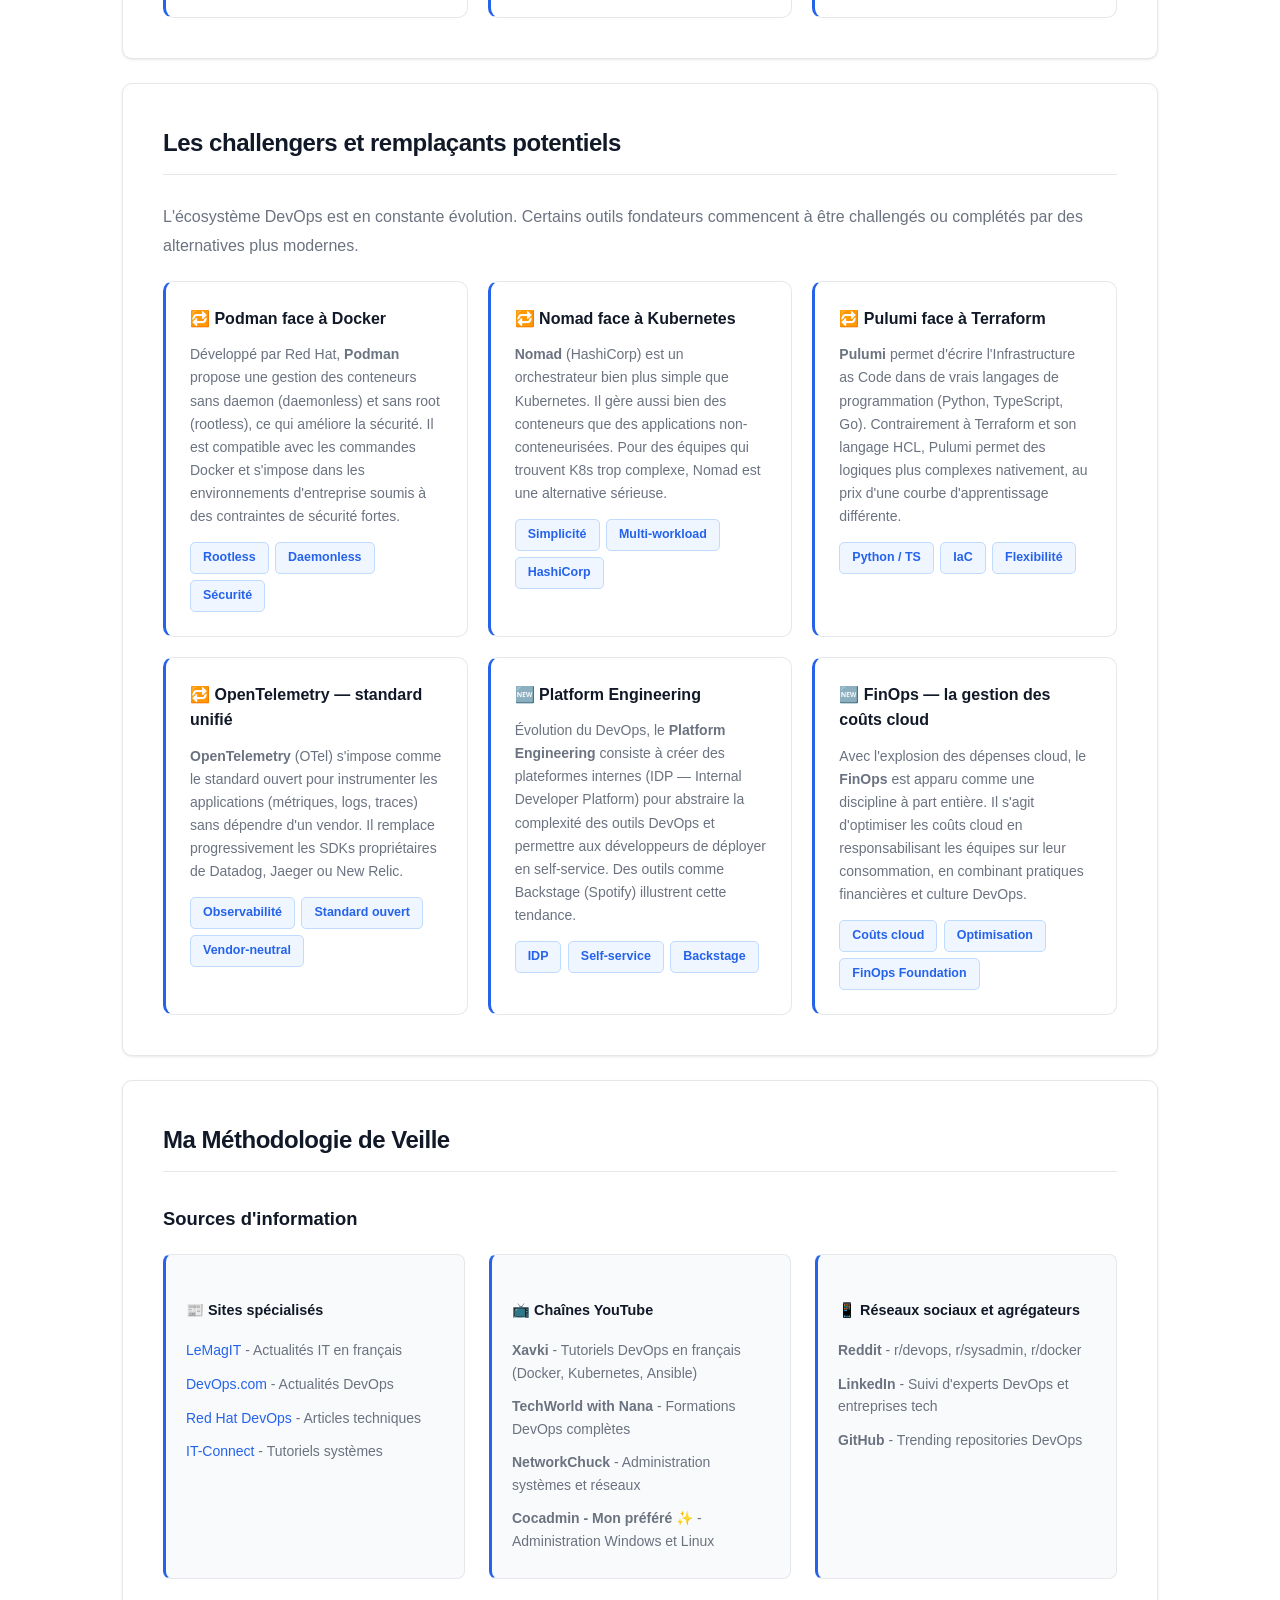
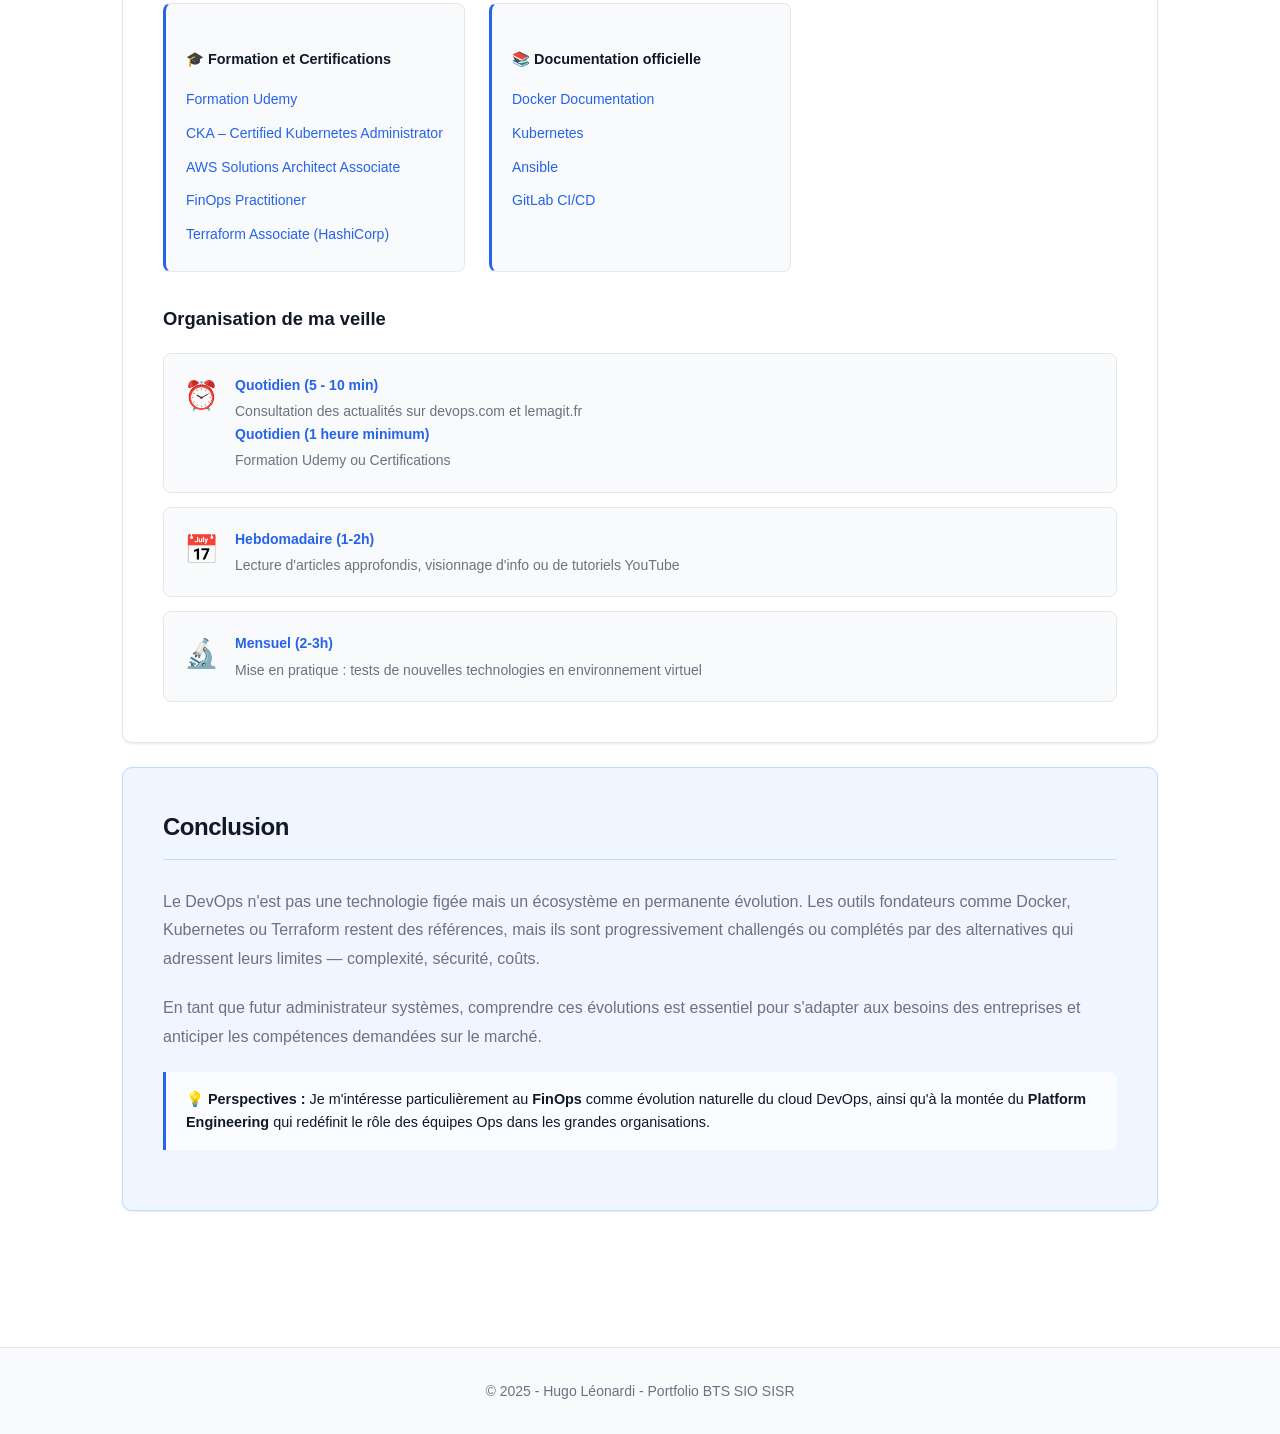
<file: veille.html>
<!DOCTYPE html>
<html lang="fr">
<head>
    <meta charset="UTF-8">
    <meta name="viewport" content="width=device-width, initial-scale=1.0">
    <title>Veille Technologique - Portfolio BTS SIO SISR</title>
    <link rel="stylesheet" href="style.css">
</head>
<body>
    <nav class="navbar">
        <div class="container">
            <div class="logo">Hugo Léonardi</div>
            <ul class="nav-menu">
                <li><a href="index.html">Accueil</a></li>
                <li><a href="entreprise.html">Technicentre de Villeneuve Saint Georges</a></li>
                <li><a href="cv.html">CV</a></li>
                <li><a href="projets.html">Projets</a></li>
                <li><a href="missions.html">Missions</a></li>
                <li><a href="veille.html" class="active">Veille</a></li>
            </ul>
        </div>
    </nav>

    <section class="page-header">
        <div class="container">
            <h1>Veille Technologique</h1>
            <p>Administration Système et DevOps</p>
        </div>
    </section>

    <section class="content-section">
        <div class="container">

            <!-- Problématique -->
            <div class="content-card">
                <h2>Problématique</h2>
                <div class="info-box">
                    <p>
                        💡 <strong>Le DevOps, né d'un besoin de réconciliation entre développeurs et opérationnels, a profondément transformé les pratiques IT.
                        Mais face à la multiplication des outils et à l'émergence de nouveaux paradigmes, la question se pose :</strong>
                    </p>
                    <p style="font-size: 1.1rem; margin-top: 0.75rem; font-style: italic;">
                        Quels sont les outils fondateurs du DevOps, et par quoi sont-ils progressivement remplacés ou complétés ?
                    </p>
                </div>
            </div>

            <!-- Qu'est-ce que le DevOps -->
            <div class="content-card">
                <h2>Qu'est-ce que le DevOps ?</h2>
                <p class="text-block">
                    Le <strong>DevOps</strong> est né d'un constat simple : les équipes de développement (Dev) et d'exploitation (Ops) travaillaient en silos,
                    avec des objectifs opposés les devs voulaient livrer vite, les ops voulaient stabiliser.
                    Résultat : des déploiements lents, des incidents fréquents et une collaboration quasi inexistante.
                </p>
                <p class="text-block">
                    Le DevOps est une approche culturelle et technique qui vise à unifier ces deux mondes.
                    Il repose sur le modèle <strong>CALMS</strong> :
                </p>

                <div class="themes-grid">
                    <div class="theme-card">
                        <h3>🤝 Culture</h3>
                        <p class="theme-desc">Partage des responsabilités entre Dev et Ops. Fin des silos, collaboration continue.</p>
                    </div>
                    <div class="theme-card">
                        <h3>⚙️ Automation</h3>
                        <p class="theme-desc">Automatisation des tests, déploiements, provisionnement d'infrastructure.</p>
                    </div>
                    <div class="theme-card">
                        <h3>📉 Lean</h3>
                        <p class="theme-desc">Éliminer les gaspillages, livrer de la valeur de façon continue et itérative.</p>
                    </div>
                    <div class="theme-card">
                        <h3>📊 Measurement</h3>
                        <p class="theme-desc">Mesurer tout : performances, fréquence de déploiement, temps de récupération.</p>
                    </div>
                    <div class="theme-card">
                        <h3>🔗 Sharing</h3>
                        <p class="theme-desc">Partager les connaissances, les outils et les pratiques entre équipes.</p>
                    </div>
                </div>
            </div>

            <!-- Évolution du DevOps -->
            <div class="content-card">
                <h2>L'évolution du DevOps</h2>
                <p class="text-block">Chaque étape naît des limites de la précédente — une rupture répondant à un problème concret.</p>

                <div class="evolution-steps">

                    <div class="evolution-step">
                        <div class="evolution-step-header">
                            <span class="evolution-num">1</span>
                            <span class="evolution-title">De l'artisanat à la reproductibilité</span>
                        </div>
                        <div class="evolution-compact">
                            <p><span class="evo-tag evo-problem">Problème</span> Deux serveurs configurés à la main ne sont jamais vraiment identiques.</p>
                            <p><span class="evo-tag evo-solution">Réponse</span> L'<strong>Infrastructure as Code</strong> versionne l'infra dans Git — reproductible et recréée à l'identique en une commande.</p>
                        </div>
                    </div>

                    <div class="evolution-step">
                        <div class="evolution-step-header">
                            <span class="evolution-num">2</span>
                            <span class="evolution-title">De la livraison rare à la livraison continue</span>
                        </div>
                        <div class="evolution-compact">
                            <p><span class="evo-tag evo-problem">Problème</span> Déployer rarement, c'est déployer gros — donc risqué.</p>
                            <p><span class="evo-tag evo-solution">Réponse</span> Le <strong>CI/CD</strong> automatise tests et déploiements : on livre souvent, en petites unités, avec un filet de sécurité.</p>
                        </div>
                    </div>

                    <div class="evolution-step">
                        <div class="evolution-step-header">
                            <span class="evolution-num">3</span>
                            <span class="evolution-title">De la détection à la compréhension</span>
                        </div>
                        <div class="evolution-compact">
                            <p><span class="evo-tag evo-problem">Problème</span> Dans un système distribué, savoir qu'il y a un problème ne suffit plus.</p>
                            <p><span class="evo-tag evo-solution">Réponse</span> L'<strong>Observabilité</strong> (métriques, logs, traces) permet de comprendre <em>pourquoi</em>, pas seulement <em>quoi</em>.</p>
                        </div>
                    </div>

                    <div class="evolution-step">
                        <div class="evolution-step-header">
                            <span class="evolution-num">4</span>
                            <span class="evolution-title">De la sécurité en bout de chaîne au DevSecOps</span>
                        </div>
                        <div class="evolution-compact">
                            <p><span class="evo-tag evo-problem">Problème</span> Un audit de sécurité mensuel est obsolète quand on déploie plusieurs fois par jour.</p>
                            <p><span class="evo-tag evo-solution">Réponse</span> Le <strong>DevSecOps</strong> intègre scans et contrôles (vulnérabilités, secrets, images Docker) directement dans le pipeline.</p>
                        </div>
                    </div>

                    <div class="evolution-step">
                        <div class="evolution-step-header">
                            <span class="evolution-num">5</span>
                            <span class="evolution-title">De la complexité subie à la plateforme abstraite</span>
                        </div>
                        <div class="evolution-compact">
                            <p><span class="evo-tag evo-problem">Problème</span> Les devs passent plus de temps à gérer l'infra qu'à écrire du code métier.</p>
                            <p><span class="evo-tag evo-solution">Réponse</span> Le <strong>Platform Engineering</strong> abstrait cette complexité : déploiement en self-service sans toucher à Kubernetes.</p>
                        </div>
                    </div>

                    <div class="evolution-step">
                        <div class="evolution-step-header">
                            <span class="evolution-num">6</span>
                            <span class="evolution-title">De l'analyse humaine à l'assistance intelligente</span>
                        </div>
                        <div class="evolution-compact">
                            <p><span class="evo-tag evo-problem">Problème</span> Le volume de logs et d'alertes dépasse ce qu'un humain peut analyser en temps réel.</p>
                            <p><span class="evo-tag evo-solution">Réponse</span> L'<strong>AIOps</strong> corrèle les signaux et suggère des actions — l'humain reste décideur, l'IA gère le volume.</p>
                        </div>
                    </div>

                </div>
            </div>

            <!-- Outils clés -->
            <div class="content-card">
                <h2>Les outils fondateurs du DevOps</h2>

                <div class="themes-grid">
                    <div class="theme-card">
                        <h3>🐳 Conteneurisation — Docker</h3>
                        <p class="theme-desc">
                            Docker a révolutionné la portabilité des applications.
                            Plutôt que de déployer sur une machine configurée à la main,
                            on empaquette l'application et ses dépendances dans un conteneur
                            qui tourne de façon identique partout.
                        </p>
                        <div class="theme-tags">
                            <span class="tag">Images</span>
                            <span class="tag">Docker Compose</span>
                            <span class="tag">Registres</span>
                        </div>
                    </div>

                    <div class="theme-card">
                        <h3>☸️ Orchestration — Kubernetes</h3>
                        <p class="theme-desc">
                            Développé par Google, Kubernetes (K8s) automatise
                            le déploiement, la mise à l'échelle et la gestion des conteneurs.
                            Il est devenu le standard de fait pour les environnements de production à grande échelle.
                        </p>
                        <div class="theme-tags">
                            <span class="tag">Pods</span>
                            <span class="tag">Helm</span>
                            <span class="tag">Service Mesh</span>
                        </div>
                    </div>

                    <div class="theme-card">
                        <h3>🔄 CI/CD — GitLab CI / GitHub Actions</h3>
                        <p class="theme-desc">
                            Les pipelines CI/CD automatisent les étapes entre l'écriture du code et sa mise en production :
                            tests, build, déploiement. GitLab CI et GitHub Actions ont démocratisé
                            les pipelines <em>as code</em>, versionnés directement dans le dépôt.
                        </p>
                        <div class="theme-tags">
                            <span class="tag">Pipelines</span>
                            <span class="tag">Tests auto</span>
                            <span class="tag">Déploiement continu</span>
                        </div>
                    </div>

                    <div class="theme-card">
                        <h3>⚙️ Infrastructure as Code</h3>
                        <p class="theme-desc">
                            <strong>Terraform</strong> permet de provisionner l'infrastructure (VMs, réseaux, DNS)
                            via du code déclaratif. <strong>Ansible</strong> prend le relais pour la configuration
                            des serveurs une fois provisionnés. Les deux sont complémentaires et versionnés dans Git.
                        </p>
                        <div class="theme-tags">
                            <span class="tag">Terraform</span>
                            <span class="tag">Ansible</span>
                            <span class="tag">Declaratif</span>
                        </div>
                    </div>

                    <div class="theme-card">
                        <h3>📊 Monitoring — Prometheus & Grafana</h3>
                        <p class="theme-desc">
                            L'observabilité repose sur trois piliers : les <strong>métriques</strong> (Prometheus),
                            les <strong>logs</strong> (ELK Stack / Loki) et les <strong>traces</strong> (Jaeger, Zipkin).
                            Grafana centralise tout dans des dashboards et permet l'alerting.
                        </p>
                        <div class="theme-tags">
                            <span class="tag">Métriques</span>
                            <span class="tag">Logs</span>
                            <span class="tag">Alerting</span>
                        </div>
                    </div>

                    <div class="theme-card">
                        <h3>☁️ Cloud — AWS / Azure / GCP</h3>
                        <p class="theme-desc">
                            Les grands hyperscalers ont accéléré l'adoption du DevOps en proposant
                            des services managés (EKS, AKS, GKE) qui évitent de maintenir
                            soi-même les clusters Kubernetes, et des offres serverless pour aller plus loin.
                        </p>
                        <div class="theme-tags">
                            <span class="tag">IaaS</span>
                            <span class="tag">PaaS</span>
                            <span class="tag">Serverless</span>
                        </div>
                    </div>
                </div>
            </div>

            <!-- Challengers et remplaçants -->
            <div class="content-card">
                <h2>Les challengers et remplaçants potentiels</h2>
                <p class="text-block">
                    L'écosystème DevOps est en constante évolution. Certains outils fondateurs commencent
                    à être challengés ou complétés par des alternatives plus modernes.
                </p>

                <div class="themes-grid">
                    <div class="theme-card">
                        <h3>🔁 Podman face à Docker</h3>
                        <p class="theme-desc">
                            Développé par Red Hat, <strong>Podman</strong> propose une gestion des conteneurs
                            sans daemon (daemonless) et sans root (rootless), ce qui améliore la sécurité.
                            Il est compatible avec les commandes Docker et s'impose dans les environnements
                            d'entreprise soumis à des contraintes de sécurité fortes.
                        </p>
                        <div class="theme-tags">
                            <span class="tag">Rootless</span>
                            <span class="tag">Daemonless</span>
                            <span class="tag">Sécurité</span>
                        </div>
                    </div>

                    <div class="theme-card">
                        <h3>🔁 Nomad face à Kubernetes</h3>
                        <p class="theme-desc">
                            <strong>Nomad</strong> (HashiCorp) est un orchestrateur bien plus simple que Kubernetes.
                            Il gère aussi bien des conteneurs que des applications non-conteneurisées.
                            Pour des équipes qui trouvent K8s trop complexe, Nomad est une alternative sérieuse.
                        </p>
                        <div class="theme-tags">
                            <span class="tag">Simplicité</span>
                            <span class="tag">Multi-workload</span>
                            <span class="tag">HashiCorp</span>
                        </div>
                    </div>

                    <div class="theme-card">
                        <h3>🔁 Pulumi face à Terraform</h3>
                        <p class="theme-desc">
                            <strong>Pulumi</strong> permet d'écrire l'Infrastructure as Code dans de vrais langages
                            de programmation (Python, TypeScript, Go). Contrairement à Terraform et son langage HCL,
                            Pulumi permet des logiques plus complexes nativement, au prix d'une courbe d'apprentissage différente.
                        </p>
                        <div class="theme-tags">
                            <span class="tag">Python / TS</span>
                            <span class="tag">IaC</span>
                            <span class="tag">Flexibilité</span>
                        </div>
                    </div>

                    <div class="theme-card">
                        <h3>🔁 OpenTelemetry — standard unifié</h3>
                        <p class="theme-desc">
                            <strong>OpenTelemetry</strong> (OTel) s'impose comme le standard ouvert pour instrumenter
                            les applications (métriques, logs, traces) sans dépendre d'un vendor.
                            Il remplace progressivement les SDKs propriétaires de Datadog, Jaeger ou New Relic.
                        </p>
                        <div class="theme-tags">
                            <span class="tag">Observabilité</span>
                            <span class="tag">Standard ouvert</span>
                            <span class="tag">Vendor-neutral</span>
                        </div>
                    </div>

                    <div class="theme-card">
                        <h3>🆕 Platform Engineering</h3>
                        <p class="theme-desc">
                            Évolution du DevOps, le <strong>Platform Engineering</strong> consiste à créer
                            des plateformes internes (IDP — Internal Developer Platform) pour abstraire
                            la complexité des outils DevOps et permettre aux développeurs de déployer
                            en self-service. Des outils comme Backstage (Spotify) illustrent cette tendance.
                        </p>
                        <div class="theme-tags">
                            <span class="tag">IDP</span>
                            <span class="tag">Self-service</span>
                            <span class="tag">Backstage</span>
                        </div>
                    </div>

                    <div class="theme-card">
                        <h3>🆕 FinOps — la gestion des coûts cloud</h3>
                        <p class="theme-desc">
                            Avec l'explosion des dépenses cloud, le <strong>FinOps</strong> est apparu
                            comme une discipline à part entière. Il s'agit d'optimiser les coûts
                            cloud en responsabilisant les équipes sur leur consommation,
                            en combinant pratiques financières et culture DevOps.
                        </p>
                        <div class="theme-tags">
                            <span class="tag">Coûts cloud</span>
                            <span class="tag">Optimisation</span>
                            <span class="tag">FinOps Foundation</span>
                        </div>
                    </div>
                </div>
            </div>

            <!-- Sources -->
            <div class="content-card">
                <h2>Ma Méthodologie de Veille</h2>

                <h3>Sources d'information</h3>
                <div class="veille-sources">
                    <div class="source-category">
                        <h4>📰 Sites spécialisés</h4>
                        <ul>
                            <li><a href="https://www.lemagit.fr" target="_blank">LeMagIT</a> - Actualités IT en français</li>
                            <li><a href="https://devops.com" target="_blank">DevOps.com</a> - Actualités DevOps</li>
                            <li><a href="https://www.redhat.com/fr/topics/devops" target="_blank">Red Hat DevOps</a> - Articles techniques</li>
                            <li><a href="https://www.it-connect.fr" target="_blank">IT-Connect</a> - Tutoriels systèmes</li>
                        </ul>
                    </div>

                    <div class="source-category">
                        <h4>📺 Chaînes YouTube</h4>
                        <ul>
                            <li><strong>Xavki</strong> - Tutoriels DevOps en français (Docker, Kubernetes, Ansible)</li>
                            <li><strong>TechWorld with Nana</strong> - Formations DevOps complètes</li>
                            <li><strong>NetworkChuck</strong> - Administration systèmes et réseaux</li>
                            <li><strong>Cocadmin - Mon préféré ✨</strong> - Administration Windows et Linux</li>
                        </ul>
                    </div>

                    <div class="source-category">
                        <h4>📱 Réseaux sociaux et agrégateurs</h4>
                        <ul>
                            <li><strong>Reddit</strong> - r/devops, r/sysadmin, r/docker</li>
                            <li><strong>LinkedIn</strong> - Suivi d'experts DevOps et entreprises tech</li>
                            <li><strong>GitHub</strong> - Trending repositories DevOps</li>
                        </ul>
                    </div>

                    <div class="source-category">
                        <h4>🎓 Formation et Certifications</h4>
                        <ul>
                            <li><a href="https://Udemy.com" target="_blank">Formation Udemy</a></li>
                            <li><a href="https://training.linuxfoundation.org/certification/certified-kubernetes-administrator-cka/" target="_blank">CKA – Certified Kubernetes Administrator</a></li>
                            <li><a href="https://aws.amazon.com/fr/certification/certified-solutions-architect-associate/" target="_blank">AWS Solutions Architect Associate</a></li>
                            <li><a href="https://learn.finops.org/path/finops-certified-practitioner-self-paced" target="_blank">FinOps Practitioner</a></li>
                            <li><a href="https://developer.hashicorp.com/certifications/infrastructure-automation" target="_blank">Terraform Associate (HashiCorp)</a></li>
                        </ul>
                    </div>

                    <div class="source-category">
                        <h4>📚 Documentation officielle</h4>
                        <ul>
                            <li><a href="https://docs.docker.com" target="_blank">Docker Documentation</a></li>
                            <li><a href="https://kubernetes.io/fr/docs/home/" target="_blank">Kubernetes</a></li>
                            <li><a href="https://docs.ansible.com" target="_blank">Ansible</a></li>
                            <li><a href="https://docs.gitlab.com/ee/ci/" target="_blank">GitLab CI/CD</a></li>
                        </ul>
                    </div>
                </div>

                <h3>Organisation de ma veille</h3>
                <div class="veille-organization">
                    <div class="organization-item">
                        <span class="icon">⏰</span>
                        <div>
                            <strong>Quotidien (5 - 10 min)</strong>
                            <p>Consultation des actualités sur devops.com et lemagit.fr</p>
                            <strong>Quotidien (1 heure minimum)</strong>
                            <p>Formation Udemy ou Certifications</p>
                        </div>
                    </div>
                    <div class="organization-item">
                        <span class="icon">📅</span>
                        <div>
                            <strong>Hebdomadaire (1-2h)</strong>
                            <p>Lecture d'articles approfondis, visionnage d'info ou de tutoriels YouTube</p>
                        </div>
                    </div>
                    <div class="organization-item">
                        <span class="icon">🔬</span>
                        <div>
                            <strong>Mensuel (2-3h)</strong>
                            <p>Mise en pratique : tests de nouvelles technologies en environnement virtuel</p>
                        </div>
                    </div>
                </div>
            </div>

            <!-- Conclusion -->
            <div class="content-card conclusion">
                <h2>Conclusion</h2>
                <p class="text-block">
                    Le DevOps n'est pas une technologie figée mais un écosystème en permanente évolution.
                    Les outils fondateurs comme Docker, Kubernetes ou Terraform restent des références,
                    mais ils sont progressivement challengés ou complétés par des alternatives
                    qui adressent leurs limites — complexité, sécurité, coûts.
                </p>
                <p class="text-block">
                    En tant que futur administrateur systèmes, comprendre ces évolutions est essentiel
                    pour s'adapter aux besoins des entreprises et anticiper les compétences demandées sur le marché.
                </p>

                <div class="highlight-box">
                    <p>
                        💡 <strong>Perspectives :</strong> Je m'intéresse particulièrement au <strong>FinOps</strong>
                        comme évolution naturelle du cloud DevOps, ainsi qu'à la montée du <strong>Platform Engineering</strong>
                        qui redéfinit le rôle des équipes Ops dans les grandes organisations.
                    </p>
                </div>
            </div>

        </div>
    </section>

    <footer class="footer">
        <div class="container">
            <p>&copy; 2025 - Hugo Léonardi - Portfolio BTS SIO SISR</p>
        </div>
    </footer>
</body>
</html>
</file>
<file: style.css>
/* ==========================================
   VARIABLES ET RESET
   ========================================== */

:root {
    --primary-color: #2563eb;
    --primary-dark: #1e40af;
    --secondary-color: #64748b;
    --accent-color: #0ea5e9;
    --text-dark: #111827;
    --text-light: #6b7280;
    --bg-light: #f9fafb;
    --bg-white: #ffffff;
    --border-color: #e5e7eb;
    --success-color: #10b981;
    --shadow-sm: 0 1px 2px 0 rgba(0, 0, 0, 0.04);
    --shadow-md: 0 1px 3px 0 rgba(0, 0, 0, 0.08), 0 1px 2px -1px rgba(0, 0, 0, 0.05);
    --shadow-lg: 0 4px 6px -1px rgba(0, 0, 0, 0.07);
    --shadow-xl: 0 8px 16px -4px rgba(0, 0, 0, 0.08);
}

* {
    margin: 0;
    padding: 0;
    box-sizing: border-box;
}

body {
    font-family: 'Segoe UI', Tahoma, Geneva, Verdana, sans-serif;
    line-height: 1.6;
    color: var(--text-dark);
    background-color: var(--bg-white);
}

a {
    text-decoration: none;
    color: inherit;
}

.container {
    max-width: 1100px;
    margin: 0 auto;
    padding: 0 2rem;
}

/* ==========================================
   NAVIGATION
   ========================================== */

.navbar {
    background-color: var(--bg-white);
    border-bottom: 1px solid var(--border-color);
    position: sticky;
    top: 0;
    z-index: 1000;
}

.navbar .container {
    display: flex;
    justify-content: space-between;
    align-items: center;
    padding: 0.9rem 2rem;
}

.logo {
    font-size: 1.05rem;
    font-weight: 700;
    color: var(--text-dark);
    letter-spacing: -0.01em;
}

.nav-menu {
    display: flex;
    list-style: none;
    gap: 0.2rem;
}

.nav-menu a {
    display: block;
    padding: 0.4rem 0.85rem;
    font-size: 0.88rem;
    font-weight: 500;
    color: var(--text-light);
    border-radius: 6px;
    transition: color 0.15s, background 0.15s;
}

.nav-menu a:hover {
    color: var(--text-dark);
    background: var(--bg-light);
}

.nav-menu a.active {
    color: var(--primary-color);
    background: #eff6ff;
    font-weight: 600;
}

/* ==========================================
   HERO (page d'accueil)
   ========================================== */

.hero {
    background: var(--bg-white);
    padding: 7rem 0 5rem;
    text-align: center;
}

.hero-badge {
    display: inline-block;
    padding: 0.35rem 1rem;
    background: #eff6ff;
    color: var(--primary-color);
    font-size: 0.78rem;
    font-weight: 600;
    letter-spacing: 0.06em;
    text-transform: uppercase;
    border-radius: 999px;
    margin-bottom: 1.75rem;
}

.hero-content h1 {
    font-size: 3rem;
    font-weight: 800;
    letter-spacing: -0.03em;
    line-height: 1.15;
    color: var(--text-dark);
    margin-bottom: 1.25rem;
}

.hero-content h1 span {
    color: var(--primary-color);
}

.hero-content .description {
    font-size: 1.05rem;
    color: var(--text-light);
    max-width: 540px;
    margin: 0 auto 2.5rem;
    line-height: 1.75;
}

.cta-buttons {
    display: flex;
    gap: 1rem;
    justify-content: center;
    flex-wrap: wrap;
}

/* ==========================================
   BOUTONS
   ========================================== */

.btn {
    padding: 0.75rem 1.75rem;
    border-radius: 8px;
    text-decoration: none;
    font-weight: 600;
    transition: all 0.15s;
    display: inline-block;
    border: none;
    cursor: pointer;
    font-size: 0.95rem;
}

.btn-primary {
    background-color: var(--primary-color);
    color: var(--bg-white);
}

.btn-primary:hover {
    background-color: var(--primary-dark);
}

.btn-secondary {
    background-color: var(--bg-white);
    color: var(--primary-color);
    border: 1.5px solid var(--primary-color);
}

.btn-secondary:hover {
    background-color: #eff6ff;
}

.btn-full {
    width: 100%;
    text-align: center;
}

/* ==========================================
   FEATURES / CARDS (page d'accueil)
   ========================================== */

.features {
    padding: 4rem 0 6rem;
    background: var(--bg-light);
}

.section-title {
    text-align: center;
    font-size: 1.5rem;
    font-weight: 700;
    letter-spacing: -0.02em;
    margin-bottom: 0.5rem;
}

.section-subtitle {
    text-align: center;
    color: var(--text-light);
    margin-bottom: 2.5rem;
    font-size: 0.9rem;
}

.feature-grid {
    display: grid;
    grid-template-columns: repeat(auto-fit, minmax(240px, 1fr));
    gap: 1.25rem;
}

.feature-card {
    background: var(--bg-white);
    padding: 1.75rem;
    border-radius: 10px;
    border: 1px solid var(--border-color);
    transition: border-color 0.2s, box-shadow 0.2s;
}

.feature-card:hover {
    border-color: #93c5fd;
    box-shadow: 0 4px 20px rgba(37, 99, 235, 0.08);
}

.feature-card .icon {
    font-size: 1.75rem;
    margin-bottom: 1rem;
    display: block;
}

.feature-card h3 {
    color: var(--text-dark);
    margin-bottom: 0.5rem;
    font-size: 1rem;
    font-weight: 700;
}

.feature-card p {
    color: var(--text-light);
    margin-bottom: 1.25rem;
    font-size: 0.9rem;
    line-height: 1.6;
}

.feature-card .link {
    color: var(--primary-color);
    font-weight: 600;
    font-size: 0.875rem;
}

.feature-card .link:hover {
    text-decoration: underline;
}

/* ==========================================
   PAGE HEADER (pages internes)
   ========================================== */

.page-header {
    background: var(--bg-light);
    border-bottom: 1px solid var(--border-color);
    border-top: 3px solid var(--primary-color);
    padding: 3rem 0 2.5rem;
    text-align: center;
}

.page-header h1 {
    font-size: 2rem;
    font-weight: 800;
    letter-spacing: -0.025em;
    color: var(--text-dark);
    margin-bottom: 0.5rem;
}

.page-header p {
    font-size: 1rem;
    color: var(--text-light);
    margin-bottom: 1.25rem;
}

.page-header .btn {
    margin-top: 0.5rem;
}

/* ==========================================
   CONTENT SECTION
   ========================================== */

.content-section {
    padding: 3rem 0 4rem;
}

.content-card {
    background: var(--bg-white);
    padding: 2.5rem;
    border-radius: 10px;
    border: 1px solid var(--border-color);
    box-shadow: var(--shadow-md);
    margin-bottom: 1.5rem;
}

.content-card h2 {
    color: var(--text-dark);
    margin-bottom: 1.75rem;
    font-size: 1.5rem;
    font-weight: 700;
    letter-spacing: -0.02em;
    border-bottom: 1px solid var(--border-color);
    padding-bottom: 0.75rem;
}

.content-card h3 {
    color: var(--text-dark);
    margin-top: 2rem;
    margin-bottom: 1rem;
    font-size: 1.15rem;
    font-weight: 600;
}

.content-card h4 {
    color: var(--text-dark);
    margin-top: 1.5rem;
    margin-bottom: 0.75rem;
    font-size: 1rem;
    font-weight: 600;
}

.text-block {
    color: var(--text-light);
    margin-bottom: 1.25rem;
    line-height: 1.8;
}

/* ==========================================
   INFO GRID
   ========================================== */

.info-grid {
    display: grid;
    grid-template-columns: repeat(auto-fit, minmax(220px, 1fr));
    gap: 1rem;
    margin-bottom: 2rem;
}

.info-item {
    background: var(--bg-light);
    padding: 1.25rem;
    border-radius: 8px;
    border: 1px solid var(--border-color);
    border-left: 3px solid var(--primary-color);
}

.info-item strong {
    color: var(--primary-color);
    display: block;
    margin-bottom: 0.35rem;
    font-size: 0.8rem;
    text-transform: uppercase;
    letter-spacing: 0.04em;
}

.info-item p {
    color: var(--text-dark);
    font-size: 1rem;
    font-weight: 500;
}

/* ==========================================
   INFO BOX
   ========================================== */

.info-box {
    background: #eff6ff;
    border: 1px solid #bfdbfe;
    border-left: 3px solid var(--primary-color);
    border-radius: 8px;
    padding: 1.25rem 1.5rem;
    margin-bottom: 1rem;
    line-height: 1.7;
}

.info-box p {
    color: var(--text-dark);
    margin-bottom: 0;
}

/* ==========================================
   CV LAYOUT
   ========================================== */

.cv-layout {
    display: grid;
    grid-template-columns: 320px 1fr;
    gap: 1.5rem;
    margin-bottom: 1.5rem;
}

.cv-sidebar {
    background: var(--bg-white);
    padding: 2rem;
    border-radius: 10px;
    border: 1px solid var(--border-color);
    box-shadow: var(--shadow-md);
    height: fit-content;
}

.profile-section {
    text-align: center;
    margin-bottom: 1.75rem;
    padding-bottom: 1.75rem;
    border-bottom: 1px solid var(--border-color);
}

.profile-image {
    width: 140px;
    height: 140px;
    margin: 0 auto 1rem;
    border-radius: 50%;
    overflow: hidden;
    border: 3px solid var(--primary-color);
}

.profile-image img {
    width: 100%;
    height: 100%;
    object-fit: cover;
}

.profile-section h2 {
    color: var(--text-dark);
    margin-bottom: 0.4rem;
    font-size: 1.25rem;
    font-weight: 700;
    border: none;
    padding: 0;
}

.cv-title {
    color: var(--primary-color);
    font-weight: 600;
    font-size: 0.875rem;
}

.cv-section {
    margin-bottom: 1.75rem;
}

.cv-section h3 {
    color: var(--text-dark);
    margin-bottom: 0.75rem;
    font-size: 0.85rem;
    font-weight: 700;
    text-transform: uppercase;
    letter-spacing: 0.04em;
    border-bottom: 1px solid var(--border-color);
    padding-bottom: 0.4rem;
    margin-top: 0;
}

.contact-list {
    list-style: none;
}

.contact-list li {
    padding: 0.4rem 0;
    color: var(--text-light);
    font-size: 0.9rem;
}

.simple-list {
    list-style: none;
}

.simple-list li {
    padding: 0.35rem 0;
    color: var(--text-light);
    font-size: 0.9rem;
}

.cv-main {
    background: var(--bg-white);
    padding: 2.5rem;
    border-radius: 10px;
    border: 1px solid var(--border-color);
    box-shadow: var(--shadow-md);
}

/* ==========================================
   TIMELINE CV
   ========================================== */

.timeline-item {
    display: grid;
    grid-template-columns: 140px 1fr;
    gap: 1.5rem;
    margin-bottom: 1.75rem;
    padding-bottom: 1.75rem;
    border-bottom: 1px solid var(--border-color);
}

.timeline-item:last-child {
    border-bottom: none;
    margin-bottom: 0;
    padding-bottom: 0;
}

.timeline-date {
    color: var(--primary-color);
    font-weight: 600;
    font-size: 0.875rem;
    padding-top: 0.15rem;
}

.timeline-content h4 {
    color: var(--text-dark);
    margin-bottom: 0.35rem;
    font-size: 1rem;
    font-weight: 600;
    margin-top: 0;
}

.timeline-content .subtitle {
    color: var(--text-light);
    font-style: italic;
    margin-bottom: 0.4rem;
    font-size: 0.875rem;
}

.timeline-content ul {
    margin-top: 0.5rem;
    padding-left: 1.25rem;
}

.timeline-content ul li {
    color: var(--text-light);
    margin-bottom: 0.2rem;
    font-size: 0.9rem;
}

/* ==========================================
   CERTIFICATIONS / DOWNLOAD (CV)
   ========================================== */

.cert-grid {
    display: flex;
    gap: 0.75rem;
    flex-wrap: wrap;
}

.cert-badge {
    background: #eff6ff;
    color: var(--primary-color);
    padding: 0.4rem 0.875rem;
    border-radius: 6px;
    font-size: 0.8rem;
    font-weight: 600;
    border: 1px solid #bfdbfe;
}

.download-section {
    text-align: center;
    margin-top: 1.75rem;
}

/* ==========================================
   TAGS
   ========================================== */

.tech-tags {
    display: flex;
    gap: 0.5rem;
    flex-wrap: wrap;
    margin: 1.25rem 0;
}

.tag {
    background: #eff6ff;
    color: var(--primary-color);
    padding: 0.3rem 0.75rem;
    border-radius: 5px;
    font-size: 0.8rem;
    font-weight: 600;
    border: 1px solid #bfdbfe;
}

.tech-tags-small {
    display: flex;
    gap: 0.4rem;
    flex-wrap: wrap;
}

.tag-small {
    background: #eff6ff;
    color: var(--primary-color);
    padding: 0.2rem 0.6rem;
    border-radius: 4px;
    font-size: 0.75rem;
    font-weight: 500;
    border: 1px solid #bfdbfe;
}

/* ==========================================
   PROJETS — PAGE LISTE
   ========================================== */

.projects-intro {
    background: var(--bg-white);
    padding: 2rem;
    border-radius: 10px;
    border: 1px solid var(--border-color);
    box-shadow: var(--shadow-md);
    margin-bottom: 2rem;
}

.projects-intro h2 {
    color: var(--text-dark);
    margin-bottom: 1rem;
    font-size: 1.35rem;
    font-weight: 700;
    border-bottom: 1px solid var(--border-color);
    padding-bottom: 0.6rem;
}

.projects-grid {
    display: grid;
    grid-template-columns: repeat(auto-fit, minmax(480px, 1fr));
    gap: 1.5rem;
    margin-bottom: 2rem;
}

.project-summary-card {
    background: var(--bg-white);
    border-radius: 10px;
    border: 1px solid var(--border-color);
    box-shadow: var(--shadow-md);
    padding: 2rem;
    transition: border-color 0.2s, box-shadow 0.2s;
    border-top: 3px solid var(--primary-color);
}

.project-summary-card:hover {
    border-color: #93c5fd;
    box-shadow: var(--shadow-xl);
}

.project-number {
    display: inline-block;
    background: #eff6ff;
    color: var(--primary-color);
    padding: 0.3rem 0.875rem;
    border-radius: 999px;
    font-weight: 700;
    font-size: 0.8rem;
    margin-bottom: 1rem;
    border: 1px solid #bfdbfe;
}

.project-number.projet-2 {
    background: #f0f9ff;
    color: var(--accent-color);
    border-color: #bae6fd;
}

.project-summary-card h3 {
    color: var(--text-dark);
    font-size: 1.25rem;
    font-weight: 700;
    margin-bottom: 0.75rem;
    letter-spacing: -0.01em;
}

.project-summary {
    color: var(--text-light);
    line-height: 1.7;
    margin-bottom: 1.25rem;
    font-size: 0.9rem;
}

.project-meta-summary {
    display: flex;
    gap: 0.75rem;
    margin-bottom: 1.25rem;
}

.meta-badge {
    display: flex;
    align-items: center;
    gap: 0.6rem;
    background: var(--bg-light);
    padding: 0.75rem;
    border-radius: 8px;
    flex: 1;
    border: 1px solid var(--border-color);
}

.meta-badge .icon {
    font-size: 1.25rem;
}

.meta-badge strong {
    display: block;
    color: var(--text-light);
    font-size: 0.75rem;
    text-transform: uppercase;
    letter-spacing: 0.04em;
    margin-bottom: 0.15rem;
}

.meta-badge p {
    margin: 0;
    color: var(--text-dark);
    font-weight: 600;
    font-size: 0.875rem;
}

.project-tech-preview {
    margin-bottom: 1.25rem;
    padding: 0.875rem 1rem;
    background: var(--bg-light);
    border-radius: 8px;
    border: 1px solid var(--border-color);
}

.project-tech-preview strong {
    display: block;
    color: var(--text-dark);
    margin-bottom: 0.6rem;
    font-size: 0.875rem;
}

.project-highlights {
    margin-bottom: 1.25rem;
}

.project-highlights h4 {
    color: var(--text-dark);
    margin-bottom: 0.5rem;
    font-size: 0.875rem;
    margin-top: 0;
}

.project-highlights ul {
    list-style: none;
    padding-left: 0;
}

.project-highlights ul li {
    padding: 0.4rem 0 0.4rem 1.35rem;
    position: relative;
    color: var(--text-light);
    font-size: 0.875rem;
}

.project-highlights ul li::before {
    content: "✓";
    position: absolute;
    left: 0;
    color: var(--success-color);
    font-weight: bold;
}

/* ==========================================
   PROJET DÉTAILLÉ
   ========================================== */

.breadcrumb {
    background: var(--bg-white);
    padding: 0.75rem 0;
    border-bottom: 1px solid var(--border-color);
}

.breadcrumb a {
    color: var(--primary-color);
    font-weight: 500;
    font-size: 0.875rem;
}

.breadcrumb a:hover {
    text-decoration: underline;
}

.project-detail-header {
    background: var(--bg-light);
    border-bottom: 1px solid var(--border-color);
    border-top: 3px solid var(--primary-color);
    padding: 3rem 0 2.5rem;
    text-align: center;
}

.project-badge-large {
    display: inline-block;
    background: #eff6ff;
    color: var(--primary-color);
    padding: 0.4rem 1.25rem;
    border-radius: 999px;
    font-weight: 700;
    font-size: 0.8rem;
    margin-bottom: 1rem;
    border: 1px solid #bfdbfe;
}

.project-detail-header h1 {
    font-size: 2rem;
    font-weight: 800;
    color: var(--text-dark);
    letter-spacing: -0.025em;
    margin-bottom: 0.5rem;
}

.project-subtitle {
    font-size: 0.95rem;
    color: var(--text-light);
    margin-bottom: 1.5rem;
}

.project-detail-header .btn {
    margin-top: 0.25rem;
}

.project-detail-content {
    padding: 2.5rem 0 4rem;
}

.project-info-card {
    background: var(--bg-white);
    padding: 2rem;
    border-radius: 10px;
    border: 1px solid var(--border-color);
    box-shadow: var(--shadow-md);
    margin-bottom: 1.5rem;
}

.project-info-card h2 {
    color: var(--text-dark);
    margin-bottom: 1.25rem;
    font-size: 1.2rem;
    font-weight: 700;
    border-bottom: 1px solid var(--border-color);
    padding-bottom: 0.6rem;
}

/* ==========================================
   OBJECTIFS GRILLE
   ========================================== */

.objectives-grid {
    display: grid;
    grid-template-columns: repeat(auto-fit, minmax(230px, 1fr));
    gap: 1.25rem;
    margin-top: 1.25rem;
}

.objective-item {
    background: var(--bg-light);
    padding: 1.25rem;
    border-radius: 8px;
    border: 1px solid var(--border-color);
    position: relative;
    padding-top: 3.25rem;
}

.objective-number {
    position: absolute;
    top: 1rem;
    left: 1.25rem;
    width: 36px;
    height: 36px;
    background: var(--primary-color);
    color: white;
    border-radius: 50%;
    display: flex;
    align-items: center;
    justify-content: center;
    font-weight: 700;
    font-size: 1rem;
}

.objective-item h4 {
    color: var(--text-dark);
    margin-bottom: 0.4rem;
    margin-top: 0;
    font-size: 0.9rem;
}

.objective-item p {
    color: var(--text-light);
    font-size: 0.875rem;
}

/* ==========================================
   COMPÉTENCES
   ========================================== */

.competences-grid {
    display: grid;
    grid-template-columns: repeat(auto-fit, minmax(280px, 1fr));
    gap: 1.25rem;
    margin: 1.25rem 0;
}

.competence-card {
    background: var(--bg-light);
    padding: 1.25rem;
    border-radius: 8px;
    border: 1px solid var(--border-color);
    border-top: 3px solid var(--accent-color);
}

.competence-card h4 {
    color: var(--text-dark);
    margin-bottom: 0.75rem;
    font-size: 0.9rem;
    font-weight: 600;
    margin-top: 0;
}

.competence-card ul {
    list-style: none;
    padding-left: 0;
}

.competence-card ul li {
    padding: 0.4rem 0 0.4rem 1.25rem;
    color: var(--text-light);
    position: relative;
    font-size: 0.875rem;
}

.competence-card ul li::before {
    content: "•";
    color: var(--accent-color);
    font-weight: bold;
    position: absolute;
    left: 0;
}

.competence-card p {
    color: var(--text-light);
    font-size: 0.875rem;
    line-height: 1.6;
    margin: 0;
}

/* ==========================================
   SCHÉMA ET ARCHITECTURE
   ========================================== */

.schema-container {
    text-align: center;
    margin: 1.75rem 0;
}

.schema-img {
    max-width: 100%;
    border-radius: 10px;
    border: 1px solid var(--border-color);
    box-shadow: var(--shadow-md);
}

.schema-caption {
    margin-top: 0.75rem;
    color: var(--text-light);
    font-size: 0.8rem;
    font-style: italic;
}

.architecture-layers {
    display: flex;
    flex-direction: column;
    gap: 1.25rem;
    margin-top: 1.75rem;
}

.arch-layer {
    display: flex;
    gap: 1.25rem;
    background: var(--bg-light);
    border: 1px solid var(--border-color);
    border-left: 3px solid var(--primary-color);
    border-radius: 0 8px 8px 0;
    padding: 1.1rem 1.25rem;
    align-items: flex-start;
}

.arch-layer-icon {
    font-size: 1.75rem;
    flex-shrink: 0;
    margin-top: 0.1rem;
}

.arch-layer-title {
    font-weight: 700;
    color: var(--text-dark);
    margin-bottom: 0.4rem;
    font-size: 0.95rem;
}

.arch-layer-content p,
.arch-layer-content ul {
    color: var(--text-light);
    font-size: 0.875rem;
    line-height: 1.6;
}

/* ==========================================
   PHASES DE RÉALISATION
   ========================================== */

.timeline-phases {
    margin-top: 1.25rem;
    display: flex;
    flex-direction: column;
    gap: 1rem;
}

.phase-item {
    background: var(--bg-light);
    padding: 1.25rem;
    border-radius: 8px;
    border: 1px solid var(--border-color);
    border-left: 3px solid var(--accent-color);
}

.phase-header {
    display: flex;
    justify-content: space-between;
    align-items: center;
    margin-bottom: 0.6rem;
}

.phase-number {
    background: var(--accent-color);
    color: white;
    padding: 0.2rem 0.65rem;
    border-radius: 12px;
    font-weight: 600;
    font-size: 0.8rem;
}

.phase-duration {
    color: var(--text-light);
    font-style: italic;
    font-size: 0.875rem;
}

.phase-item h4 {
    color: var(--text-dark);
    margin-bottom: 0.4rem;
    font-size: 0.9rem;
    margin-top: 0;
}

.phase-item ul {
    margin-left: 1.25rem;
}

.phase-item ul li {
    color: var(--text-light);
    margin-bottom: 0.2rem;
    font-size: 0.875rem;
}

/* ==========================================
   BLOCS DE CODE
   ========================================== */

.code-example {
    background: #1e293b;
    padding: 1.25rem;
    border-radius: 8px;
    margin: 0.875rem 0 1.25rem;
}

.code-example pre {
    margin: 0;
    overflow-x: auto;
}

.code-example code {
    color: #e2e8f0;
    font-family: 'Courier New', monospace;
    font-size: 0.875rem;
    line-height: 1.6;
}

/* ==========================================
   DIFFICULTÉS
   ========================================== */

.difficulties {
    display: flex;
    flex-direction: column;
    gap: 1.25rem;
    margin-top: 1rem;
}

.difficulty-item {
    background: #fffbeb;
    padding: 1.25rem;
    border-radius: 8px;
    border: 1px solid #fcd34d;
    border-left: 3px solid #f59e0b;
}

.difficulty-item h4 {
    color: #92400e;
    margin-bottom: 0.75rem;
    font-size: 0.9rem;
    margin-top: 0;
}

.difficulty-item p {
    margin-bottom: 0.6rem;
    color: #78350f;
    font-size: 0.875rem;
}

.difficulty-item strong {
    color: #92400e;
}

/* ==========================================
   NAVIGATION PROJET
   ========================================== */

.project-navigation {
    display: flex;
    justify-content: space-between;
    gap: 1rem;
    margin-top: 2.5rem;
    flex-wrap: wrap;
}

/* ==========================================
   MISSIONS — ONGLETS
   ========================================== */

.tabs {
    display: flex;
    gap: 0.25rem;
    margin-bottom: 2rem;
    border-bottom: 1px solid var(--border-color);
}

.tab-button {
    background: none;
    border: none;
    padding: 0.75rem 1.5rem;
    font-size: 0.9rem;
    font-weight: 600;
    color: var(--text-light);
    cursor: pointer;
    transition: color 0.15s;
    border-bottom: 2px solid transparent;
    margin-bottom: -1px;
}

.tab-button:hover {
    color: var(--text-dark);
}

.tab-button.active {
    color: var(--primary-color);
    border-bottom-color: var(--primary-color);
}

.tab-content {
    display: none;
}

.tab-content.active {
    display: block;
}

.missions-intro {
    background: var(--bg-white);
    padding: 1.75rem;
    border-radius: 10px;
    border: 1px solid var(--border-color);
    box-shadow: var(--shadow-md);
    margin-bottom: 1.5rem;
}

.missions-intro h2 {
    color: var(--text-dark);
    margin-bottom: 0.75rem;
    font-size: 1.25rem;
    font-weight: 700;
}

.mission-category {
    background: var(--bg-white);
    padding: 1.75rem;
    border-radius: 10px;
    border: 1px solid var(--border-color);
    box-shadow: var(--shadow-md);
    margin-bottom: 1.5rem;
}

.mission-category h3 {
    color: var(--text-dark);
    margin-bottom: 1.25rem;
    font-size: 1.05rem;
    font-weight: 700;
    padding-bottom: 0.65rem;
    border-bottom: 1px solid var(--border-color);
}

.mission-list {
    display: flex;
    flex-direction: column;
    gap: 1.25rem;
}

.mission-item {
    background: var(--bg-light);
    padding: 1.25rem;
    border-radius: 8px;
    border: 1px solid var(--border-color);
    border-left: 3px solid var(--primary-color);
}

.mission-item h4 {
    color: var(--text-dark);
    margin-bottom: 0.75rem;
    font-size: 0.95rem;
    font-weight: 700;
    margin-top: 0;
}

.mission-item p {
    margin-bottom: 0.6rem;
    color: var(--text-light);
    font-size: 0.875rem;
}

.mission-item strong {
    color: var(--text-dark);
}

.mission-item ul {
    margin-left: 1.25rem;
    margin-top: 0.4rem;
}

.mission-item ul li {
    color: var(--text-light);
    margin-bottom: 0.2rem;
    font-size: 0.875rem;
}

.mission-tags {
    display: flex;
    gap: 0.4rem;
    flex-wrap: wrap;
    margin-top: 0.875rem;
}

.btn-compte-rendu {
    display: inline-block;
    margin-top: 0.875rem;
    padding: 0.4rem 0.875rem;
    background: #eff6ff;
    color: var(--primary-color);
    border: 1px solid #bfdbfe;
    border-radius: 6px;
    font-size: 0.8rem;
    font-weight: 600;
    transition: background 0.15s;
}

.btn-compte-rendu:hover {
    background: #dbeafe;
}

.mission-confidential {
    display: inline-block;
    margin-top: 0.875rem;
    padding: 0.4rem 0.875rem;
    background: #fafafa;
    color: var(--text-light);
    border: 1px solid var(--border-color);
    border-radius: 6px;
    font-size: 0.8rem;
    font-style: italic;
}

/* ==========================================
   PAGE VEILLE
   ========================================== */

.veille-sources {
    display: grid;
    grid-template-columns: repeat(auto-fit, minmax(260px, 1fr));
    gap: 1.5rem;
    margin-top: 1.25rem;
}

.source-category {
    background: var(--bg-light);
    padding: 1.25rem;
    border-radius: 8px;
    border: 1px solid var(--border-color);
    border-left: 3px solid var(--primary-color);
}

.source-category h4 {
    color: var(--text-dark);
    margin-bottom: 0.75rem;
    font-size: 0.9rem;
    font-weight: 700;
}

.source-category ul {
    list-style: none;
    padding: 0;
}

.source-category ul li {
    padding: 0.35rem 0;
    color: var(--text-light);
    font-size: 0.875rem;
}

.source-category a {
    color: var(--primary-color);
    font-weight: 500;
}

.source-category a:hover {
    text-decoration: underline;
}

.veille-organization {
    display: flex;
    flex-direction: column;
    gap: 0.875rem;
    margin-top: 1.25rem;
}

.organization-item {
    display: flex;
    align-items: flex-start;
    gap: 1rem;
    background: var(--bg-light);
    padding: 1.25rem;
    border-radius: 8px;
    border: 1px solid var(--border-color);
}

.organization-item .icon {
    font-size: 1.75rem;
    flex-shrink: 0;
}

.organization-item strong {
    color: var(--primary-color);
    display: block;
    margin-bottom: 0.25rem;
    font-size: 0.875rem;
}

.organization-item p {
    margin: 0;
    color: var(--text-light);
    font-size: 0.875rem;
}

.themes-grid {
    display: grid;
    grid-template-columns: repeat(auto-fit, minmax(280px, 1fr));
    gap: 1.25rem;
    margin-top: 1.25rem;
}

.theme-card {
    background: var(--bg-white);
    color: var(--text-dark);
    padding: 1.5rem;
    border-radius: 10px;
    border: 1px solid var(--border-color);
    border-left: 3px solid var(--primary-color);
    transition: border-color 0.2s, box-shadow 0.2s;
}

.theme-card:hover {
    border-color: #93c5fd;
    box-shadow: 0 4px 16px rgba(37, 99, 235, 0.07);
}

.theme-card h3 {
    margin-top: 0;
    margin-bottom: 0.5rem;
    font-size: 1rem;
    font-weight: 700;
    color: var(--text-dark);
}

.theme-desc {
    font-size: 0.875rem;
    line-height: 1.65;
    margin-top: 0.75rem !important;
    color: var(--text-light);
}

.theme-tags {
    display: flex;
    flex-wrap: wrap;
    gap: 0.4rem;
    margin-top: 0.875rem;
}

.theme-card .tag {
    background: #eff6ff;
    color: var(--primary-color);
    border: 1px solid #bfdbfe;
    font-size: 0.78rem;
}

/* Évolution conceptuelle DevOps */
.evolution-steps {
    display: flex;
    flex-direction: column;
    gap: 0.875rem;
    margin-top: 1.5rem;
}

.evolution-step {
    background: var(--bg-light);
    border: 1px solid var(--border-color);
    border-left: 3px solid var(--primary-color);
    border-radius: 0 8px 8px 0;
    padding: 1.25rem 1.5rem;
}

.evolution-step-header {
    display: flex;
    align-items: center;
    gap: 0.875rem;
    margin-bottom: 0.875rem;
}

.evolution-num {
    width: 26px;
    height: 26px;
    background: var(--primary-color);
    color: #fff;
    border-radius: 50%;
    display: flex;
    align-items: center;
    justify-content: center;
    font-weight: 700;
    font-size: 0.8rem;
    flex-shrink: 0;
}

.evolution-title {
    font-weight: 700;
    color: var(--text-dark);
    font-size: 0.975rem;
}

.evolution-compact {
    display: flex;
    flex-direction: column;
    gap: 0.35rem;
}

.evolution-compact p {
    font-size: 0.875rem;
    color: var(--text-dark);
    line-height: 1.55;
    margin: 0;
    display: flex;
    align-items: baseline;
    gap: 0.5rem;
    flex-wrap: wrap;
}

.evo-tag {
    display: inline-block;
    font-size: 0.7rem;
    font-weight: 700;
    padding: 0.15rem 0.5rem;
    border-radius: 4px;
    flex-shrink: 0;
    letter-spacing: 0.03em;
    text-transform: uppercase;
}

.evo-problem {
    background: #fff1f1;
    color: #dc2626;
    border: 1px solid #fecaca;
}

.evo-solution {
    background: #f0fdf4;
    color: #16a34a;
    border: 1px solid #bbf7d0;
}

/* Timeline actualités */
.news-timeline {
    position: relative;
    padding-left: 2rem;
    margin-top: 1.25rem;
}

.news-timeline::before {
    content: '';
    position: absolute;
    left: 0;
    top: 0;
    bottom: 0;
    width: 2px;
    background: var(--border-color);
}

.news-item {
    position: relative;
    margin-bottom: 2rem;
    padding-left: 2rem;
}

.news-item::before {
    content: '';
    position: absolute;
    left: -2rem;
    top: 0.5rem;
    width: 12px;
    height: 12px;
    border-radius: 50%;
    background: var(--primary-color);
    border: 2px solid white;
    box-shadow: 0 0 0 2px var(--primary-color);
}

.news-date {
    display: inline-block;
    background: #eff6ff;
    color: var(--primary-color);
    padding: 0.2rem 0.65rem;
    border-radius: 999px;
    font-size: 0.78rem;
    font-weight: 700;
    margin-bottom: 0.6rem;
    border: 1px solid #bfdbfe;
}

.news-content h4 {
    color: var(--text-dark);
    margin: 0.4rem 0;
    font-size: 0.95rem;
    font-weight: 700;
}

.news-content p {
    margin: 0.6rem 0;
    color: var(--text-light);
    line-height: 1.65;
    font-size: 0.875rem;
}

/* Conclusion veille */
.conclusion {
    background: #eff6ff;
    border-color: #bfdbfe;
}

.conclusion h2 {
    color: var(--text-dark);
    border-bottom-color: #bfdbfe;
}

.conclusion .text-block {
    color: var(--text-light);
}

.conclusion .highlight-box {
    background: rgba(255, 255, 255, 0.7);
}

.highlight-box {
    background: #eff6ff;
    border-left: 3px solid var(--primary-color);
    border-radius: 0 8px 8px 0;
    padding: 1rem 1.25rem;
    margin: 1.25rem 0;
    font-size: 0.9rem;
    color: var(--text-dark);
    line-height: 1.6;
}

/* ==========================================
   SWOT
   ========================================== */

.swot-grid {
    display: grid;
    grid-template-columns: 1fr 1fr;
    gap: 1rem;
    margin-top: 1rem;
}

.swot-cell {
    background: var(--bg-white);
    border: 1px solid var(--border-color);
    border-radius: 8px;
    padding: 1.25rem;
}

.swot-title {
    font-size: 0.8rem;
    font-weight: 700;
    text-transform: uppercase;
    letter-spacing: 0.06em;
    margin-bottom: 0.875rem;
    padding-bottom: 0.5rem;
    border-bottom: 1px solid var(--border-color);
}

.swot-forces       { border-top: 3px solid #10b981; }
.swot-faiblesses   { border-top: 3px solid #ef4444; }
.swot-opportunites { border-top: 3px solid #2563eb; }
.swot-menaces      { border-top: 3px solid #f59e0b; }

.swot-forces       .swot-title { color: #059669; }
.swot-faiblesses   .swot-title { color: #dc2626; }
.swot-opportunites .swot-title { color: #2563eb; }
.swot-menaces      .swot-title { color: #d97706; }

.swot-cell ul {
    list-style: none;
    padding: 0;
    margin: 0;
}

.swot-cell ul li {
    font-size: 0.875rem;
    color: var(--text-light);
    padding: 0.3rem 0 0.3rem 1rem;
    position: relative;
    line-height: 1.5;
}

.swot-cell ul li::before {
    content: "–";
    position: absolute;
    left: 0;
    color: var(--border-color);
}

/* ==========================================
   PAGE ENTREPRISE
   ========================================== */

.highlight-cards {
    display: flex;
    flex-wrap: wrap;
    gap: 1rem;
    margin: 1.5rem 0;
}

.highlight-card {
    flex: 1;
    min-width: 130px;
    background: var(--bg-light);
    border-radius: 10px;
    padding: 1.25rem;
    text-align: center;
    border: 1px solid var(--border-color);
}

.highlight-icon {
    font-size: 1.75rem;
    margin-bottom: 0.5rem;
}

.highlight-label {
    font-size: 0.75rem;
    color: var(--text-light);
    margin-bottom: 0.3rem;
}

.highlight-value {
    font-size: 1rem;
    font-weight: 700;
    color: var(--primary-color);
}

.project-timeline {
    background: #eff6ff;
    border: 1px solid #bfdbfe;
    border-left: 3px solid var(--primary-color);
    border-radius: 8px;
    padding: 1.25rem 1.5rem;
    margin: 1.25rem 0;
}

.timeline-header {
    display: flex;
    align-items: center;
    gap: 0.875rem;
    margin-bottom: 1rem;
    flex-wrap: wrap;
}

.timeline-header .timeline-date {
    font-size: 1.1rem;
    font-weight: 700;
    color: var(--primary-color);
    padding: 0;
    background: none;
    border: none;
    border-radius: 0;
}

.timeline-arrow {
    font-size: 1rem;
    color: var(--text-light);
}

.timeline-budget {
    margin-left: auto;
    font-weight: 700;
    color: #166534;
    background: #dcfce7;
    padding: 0.25rem 0.75rem;
    border-radius: 999px;
    font-size: 0.85rem;
    border: 1px solid #bbf7d0;
}

.budget-sub {
    font-weight: 400;
    font-size: 0.75rem;
}

.timeline-goals {
    display: flex;
    flex-wrap: wrap;
    gap: 0.6rem;
}

.timeline-goal {
    background: var(--bg-white);
    border-radius: 6px;
    padding: 0.5rem 0.875rem;
    font-size: 0.825rem;
    border: 1px solid var(--border-color);
    color: var(--text-dark);
}

.si-grid {
    display: flex;
    flex-wrap: wrap;
    gap: 0.875rem;
    margin: 1.25rem 0;
}

.si-feature {
    flex: 1;
    min-width: 160px;
    display: flex;
    align-items: center;
    gap: 0.875rem;
    background: var(--bg-light);
    border-radius: 8px;
    padding: 0.875rem 1rem;
    border: 1px solid var(--border-color);
}

.si-feature-full {
    flex-basis: 100%;
    background: #fffbeb;
    border-color: #fcd34d;
}

.si-icon {
    font-size: 1.35rem;
}

.si-text {
    font-size: 0.875rem;
    color: var(--text-dark);
}

.infra-cards {
    display: flex;
    gap: 1.25rem;
    margin: 1.25rem 0;
    flex-wrap: wrap;
}

.infra-card {
    flex: 1;
    min-width: 120px;
    text-align: center;
    background: var(--bg-white);
    border: 1px solid var(--border-color);
    border-top: 3px solid var(--primary-color);
    border-radius: 10px;
    padding: 1.5rem 1rem;
}

.infra-number {
    font-size: 2rem;
    font-weight: 800;
    color: var(--primary-color);
    margin-bottom: 0.5rem;
}

.infra-label {
    font-size: 0.8rem;
    color: var(--text-light);
}

.role-grid {
    display: flex;
    flex-wrap: wrap;
    gap: 1rem;
    margin: 1.25rem 0;
}

.role-card {
    flex: 1;
    min-width: 150px;
    background: var(--bg-light);
    border-radius: 10px;
    padding: 1.25rem;
    text-align: center;
    border: 1px solid var(--border-color);
    border-top: 2px solid var(--primary-color);
}

.role-icon {
    font-size: 1.75rem;
    margin-bottom: 0.65rem;
}

.role-title {
    font-weight: 700;
    color: var(--text-dark);
    margin-bottom: 0.35rem;
    font-size: 0.875rem;
}

.role-desc {
    font-size: 0.8rem;
    color: var(--text-light);
}

/* ==========================================
   IMAGES
   ========================================== */

.image-container {
    margin: 1.75rem 0;
    text-align: center;
}

.image-container img {
    max-width: 100%;
    height: auto;
    border-radius: 8px;
    border: 1px solid var(--border-color);
    box-shadow: var(--shadow-md);
}

.image-caption {
    margin-top: 0.6rem;
    font-size: 0.8rem;
    color: var(--text-light);
    font-style: italic;
}

.image-container.centered {
    max-width: 800px;
    margin-left: auto;
    margin-right: auto;
}

.image-container.rounded img {
    border-radius: 12px;
}

/* ==========================================
   FOOTER
   ========================================== */

.footer {
    background: var(--bg-light);
    border-top: 1px solid var(--border-color);
    text-align: center;
    padding: 2rem 0;
    margin-top: 3rem;
}

.footer p {
    color: var(--text-light);
    font-size: 0.875rem;
}

/* ==========================================
   RESPONSIVE
   ========================================== */

@media (max-width: 768px) {
    .container {
        padding: 0 1.25rem;
    }

    .navbar .container {
        padding: 0.75rem 1.25rem;
        flex-wrap: wrap;
        gap: 0.5rem;
    }

    .nav-menu {
        flex-direction: column;
        gap: 0.2rem;
        width: 100%;
    }

    .hero {
        padding: 4rem 0 3rem;
    }

    .hero-content h1 {
        font-size: 2rem;
    }

    .feature-grid,
    .projects-grid,
    .objectives-grid,
    .competences-grid,
    .themes-grid,
    .veille-sources,
    .swot-grid {
        grid-template-columns: 1fr;
    }

    .cv-layout {
        grid-template-columns: 1fr;
    }

    .timeline-item {
        grid-template-columns: 1fr;
        gap: 0.35rem;
    }

    .tabs {
        flex-direction: column;
    }

    .tab-button {
        width: 100%;
        text-align: left;
    }

    .content-card,
    .cv-main,
    .cv-sidebar {
        padding: 1.5rem;
    }

    .project-navigation {
        flex-direction: column;
    }

    .project-navigation .btn {
        width: 100%;
        text-align: center;
    }

    .project-meta-summary {
        flex-direction: column;
    }

    .highlight-cards,
    .si-grid,
    .infra-cards,
    .role-grid {
        flex-direction: column;
    }

    .organization-item {
        flex-direction: column;
    }

    .news-timeline {
        padding-left: 1.25rem;
    }

    .news-item {
        padding-left: 1.5rem;
    }
}

@media (max-width: 480px) {
    .hero-content h1 {
        font-size: 1.75rem;
    }

    .cta-buttons {
        flex-direction: column;
    }

    .btn {
        width: 100%;
        text-align: center;
    }

    .page-header h1 {
        font-size: 1.6rem;
    }

    .project-detail-header h1 {
        font-size: 1.5rem;
    }
}
</file>
